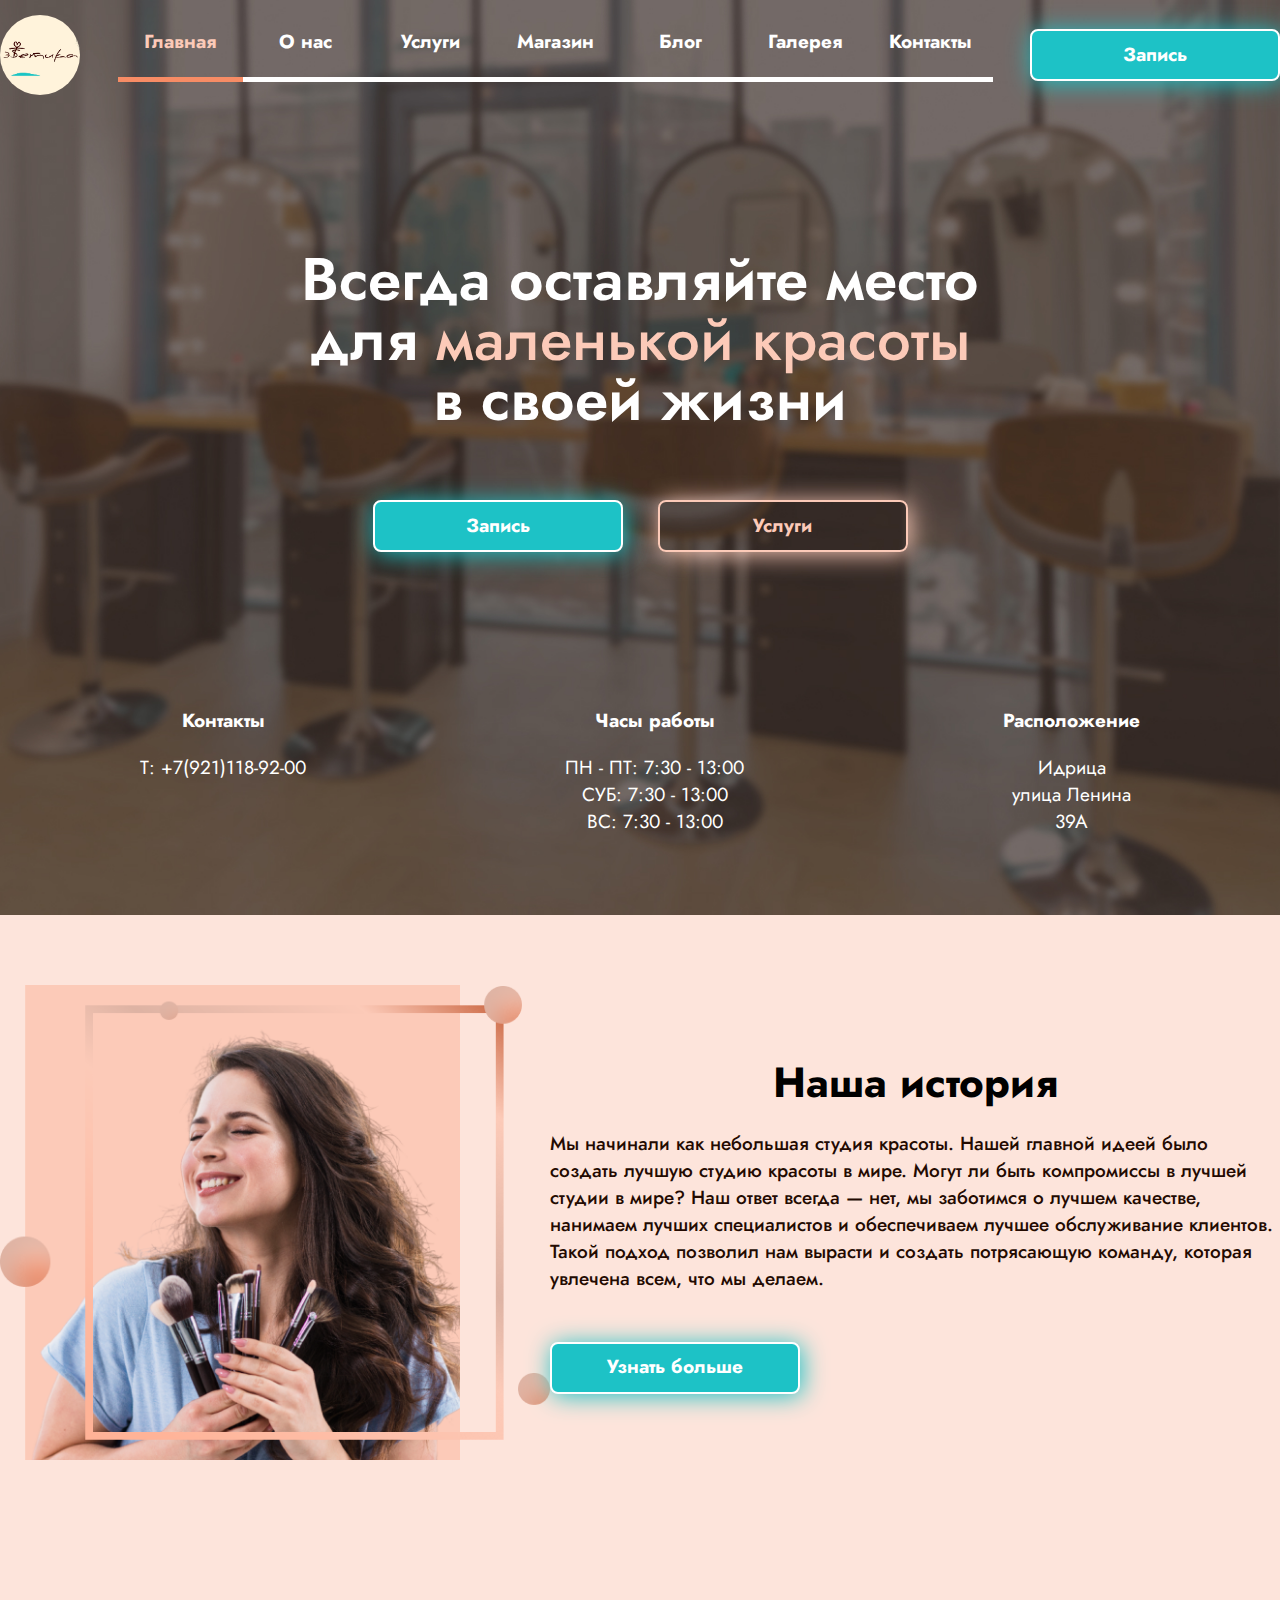
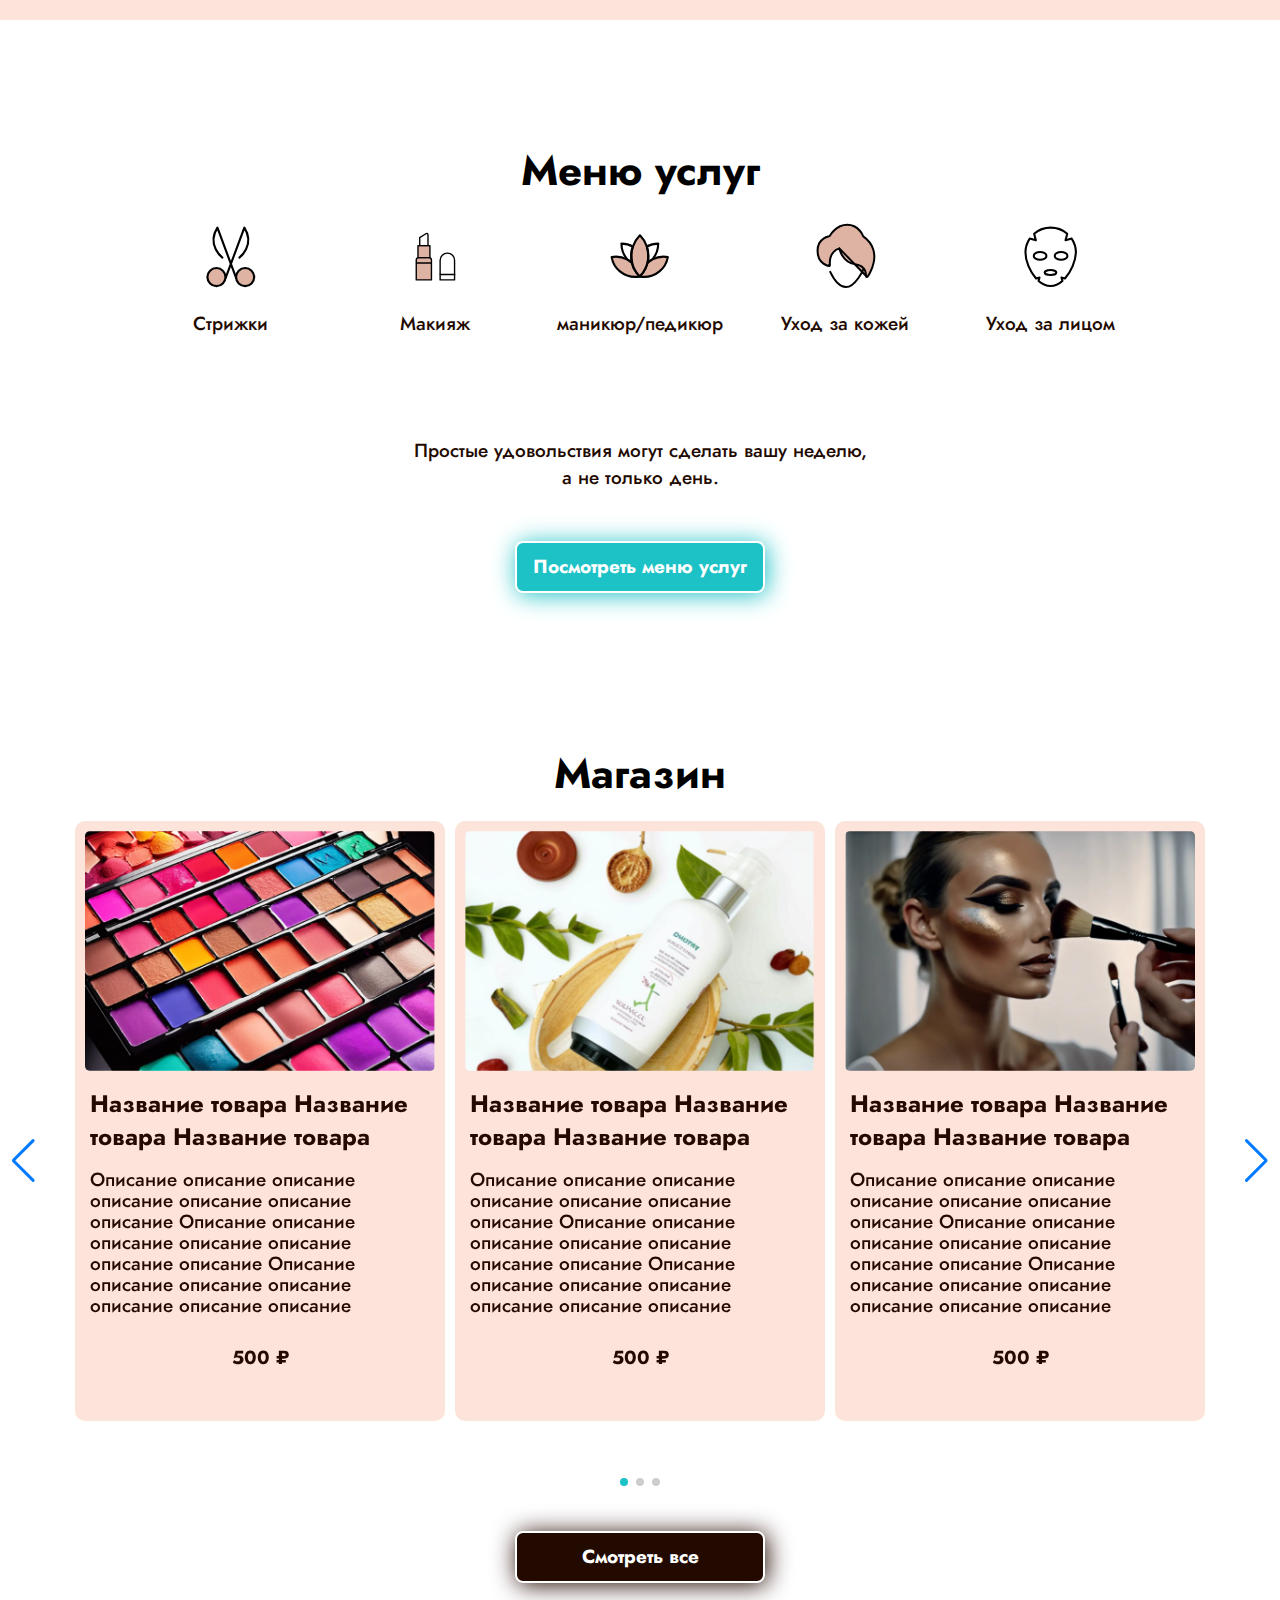
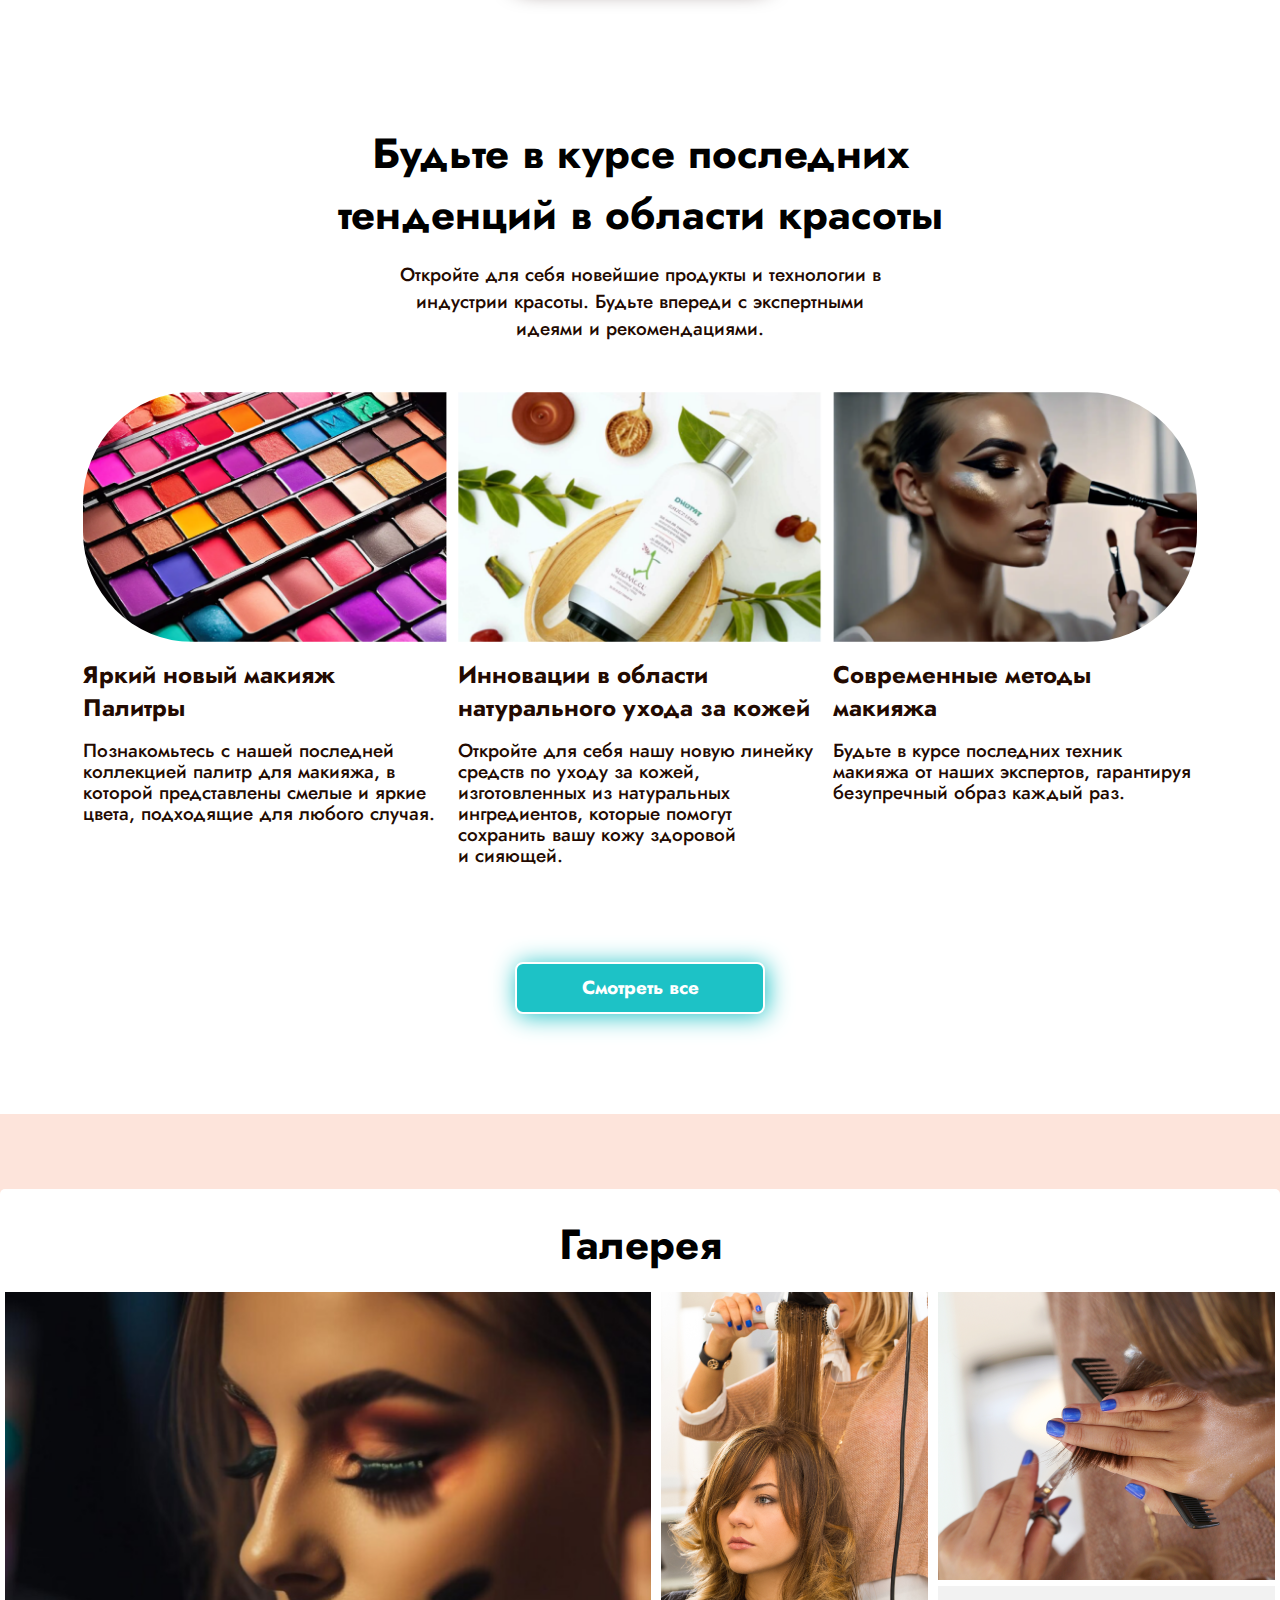
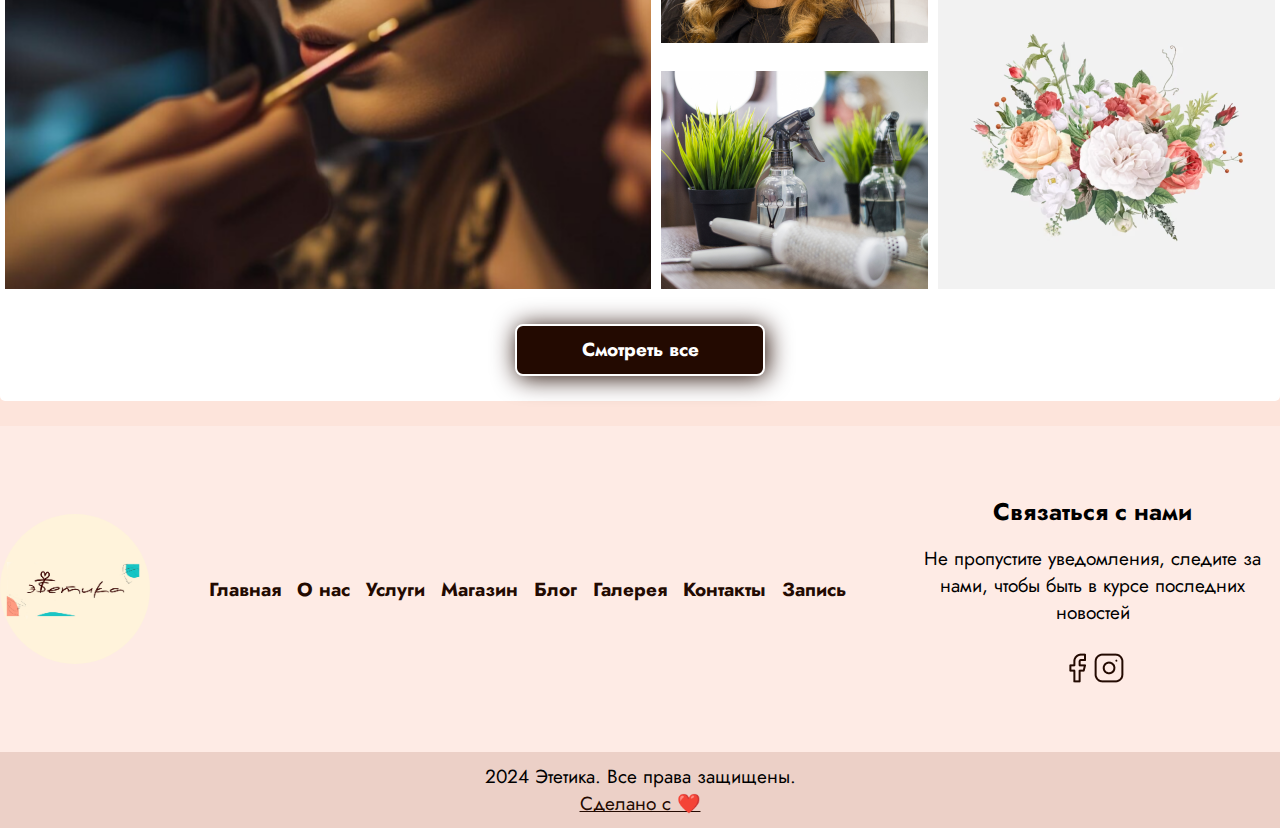
<file: index.html>
<!DOCTYPE html>
<html lang="ru">
<head>
    <meta charset="UTF-8">
    <meta name="viewport" content="width=device-width, initial-scale=1.0">
    <link rel="stylesheet" href="./css/main.css">
    <script defer src="./js/swiperLib.js"></script>
    <script defer src="./js/swiper.js"></script>
    <script defer src="./js/main.js"></script>
    <!-- <script defer src="./js/scrolling.js"></script> -->
    <title>Эстетика - салон красоты</title>
</head>
<body class="index__page">
    <section class="promo" id="promo">
        <div class="container">
            <header class="header">
                <a href="./index.html" class="logo"></a>

                <nav class="nav-menu">
                    <a href="./index.html" class="nav-link nav-link-active not-scroll">
                        Главная
                    </a>
                    <a href="#about" class="nav-link">
                        О нас
                    </a>
                    <a href="#services" class="nav-link">
                        Услуги
                    </a>
                    <a href="#shop" class="nav-link">
                        Магазин
                    </a>
                    <a href="#blog" class="nav-link">
                        Блог
                    </a>
                    <a href="#gallery" class="nav-link">
                        Галерея
                    </a>
                    <a href="./contacts.html" class="nav-link not-scroll">
                        Контакты
                    </a>
                </nav>

                <a href="./booking.html" class="nav-link button-bg">
                    Запись
                </a>

                <nav class="burger-menu">
                    <a href="./index.html" class="nav-link nav-link-active not-scroll">
                        Главная
                    </a>
                    <a href="#about" class="nav-link">
                        О нас
                    </a>
                    <a href="#services" class="nav-link">
                        Услуги
                    </a>
                    <a href="#shop" class="nav-link">
                        Магазин
                    </a>
                    <a href="#blog" class="nav-link">
                        Блог
                    </a>
                    <a href="#gallery" class="nav-link">
                        Галерея
                    </a>
                    <a href="./contacts.html" class="nav-link not-scroll">
                        Контакты
                    </a>
                </nav>

                <a href="" class="button-close"></a>
            </header>

            <div class="promo__content">
                <h1 class="promo__content__title">
                    Всегда оставляйте место <br> для <span>маленькой красоты</span> в&nbsp;своей жизни
                </h1>
                <div class="promo__content__buttons">
                    <a href="./booking.html" class="nav-link button-bg">
                        Запись
                    </a>
                    <a href="#services" class="nav-link button-bg--transparent">
                        Услуги
                    </a>
                </div>
            </div>

            <div class="promo__footer">
                <div class="promo__group">
                    <h2 class="promo__group__title">
                        Контакты 
                    </h2>
                    <div class="promo__group__text">
                        <a href="tel: +7(921)118-92-00" class="promo__group__p">T: +7(921)118-92-00</a>
                    </div>
                </div>

                <div class="promo__group">
                    <h2 class="promo__group__title">
                        Часы работы 
                    </h2>
                    <div class="promo__group__text">
                        <p class="promo__group__p">ПН - ПТ: 7:30 - 13:00</p>
                        <p class="promo__group__p">СУБ: 7:30 - 13:00</p>
                        <p class="promo__group__p">ВС: 7:30 - 13:00</p>
                    </div>
                </div>

                <div class="promo__group">
                    <h2 class="promo__group__title">
                        Расположение 
                    </h2>
                    <div class="promo__group__text">
                        <p class="promo__group__p">Идрица</p>
                        <p class="promo__group__p">улица Ленина</p>
                        <p class="promo__group__p">39А</p>
                    </div>
                </div>
            </div>
        </div>
        
    </section>

    <section class="about" id="about">
        <div class="container">
            <img src="./img/about/1.png" alt="about img" class="about__img">
            <div class="about__content">
                <h2 class="section-title">Наша история</h2>
                <p class="section__text">
                    Мы начинали как небольшая студия красоты. 
                    Нашей главной идеей было создать лучшую студию красоты в 
                    мире. Могут ли быть компромиссы в лучшей студии в мире? 
                    Наш ответ всегда — нет, мы заботимся о лучшем качестве, 
                    нанимаем лучших специалистов и обеспечиваем лучшее 
                    обслуживание клиентов. Такой подход позволил нам вырасти 
                    и создать потрясающую команду, которая увлечена всем, что 
                    мы делаем.
                </p>
                <a href="./about.html" class="nav-link button-bg--dark">
                    Узнать больше
                </a>
            </div>
        </div>
    </section>

    <div class="container" id="services">
        <section class="services">
            <h2 class="section-title">Меню услуг</h2>
            <div class="cards services-cards">
                <div class="card">
                    <img src="./img/services/1.svg" alt="service img" class="card__img">
                    <p class="section__text">Стрижки</p>
                </div>
                <div class="card">
                    <img src="./img/services/2.svg" alt="service img" class="card__img">
                    <p class="section__text">Макияж</p>
                </div>
                <div class="card">
                    <img src="./img/services/3.svg" alt="service img" class="card__img">
                    <p class="section__text">маникюр/педикюр</p>
                </div>
                <div class="card">
                    <img src="./img/services/4.svg" alt="service img" class="card__img">
                    <p class="section__text">Уход за кожей</p>
                </div>
                <div class="card">
                    <img src="./img/services/5.svg" alt="service img" class="card__img">
                    <p class="section__text">Уход за лицом</p>
                </div>
            </div>
            <p class="section__text sub">
                Простые удовольствия могут сделать вашу неделю, а&nbsp;не&nbsp;только день.
            </p>
            <a href="./services.html" class="nav-link button-bg--dark">
                Посмотреть меню услуг
            </a>
        </section>
    </div>

    <section class="shop" id="shop">
        <div class="container">
            <h2 class="section-title">Магазин</h2>
            <!-- big slider -->
            <div class="swiper swiper--big">
                <!-- Additional required wrapper -->
                <div class="swiper-wrapper">
                    <!-- Slides -->
                    <div class="swiper-slide">
                        <div class="blog__wrapper">
                            <div class="blog__cards cards">
                                <div class="card blog__card  blog__card--left">
                                    <img src="./img/blog/home/1.png" alt="blog img" class="card__img blog__card__img">
                                    <h3 class="blog__card__title">
                                        Название товара Название товара
                                        Название товара 
                                    </h3>
                                    <p class="section__text">
                                        Описание описание описание описание описание описание описание
                                        Описание описание описание описание описание описание описание
                                        Описание описание описание описание описание описание описание
                                    </p>
                                    <p class="price">
                                        500 ₽
                                    </p>
                                </div>

                                <div class="card blog__card  blog__card--left">
                                    <img src="./img/blog/home/2.png" alt="blog img" class="card__img blog__card__img">
                                    <h3 class="blog__card__title">
                                        Название товара Название товара
                                        Название товара 
                                    </h3>
                                    <p class="section__text">
                                        Описание описание описание описание описание описание описание
                                        Описание описание описание описание описание описание описание
                                        Описание описание описание описание описание описание описание
                                    </p>
                                    <p class="price">
                                        500 ₽
                                    </p>
                                </div>

                                <div class="card blog__card  blog__card--left">
                                    <img src="./img/blog/home/3.png" alt="blog img" class="card__img blog__card__img">
                                    <h3 class="blog__card__title">
                                        Название товара Название товара
                                        Название товара 
                                    </h3>
                                    <p class="section__text">
                                        Описание описание описание описание описание описание описание
                                        Описание описание описание описание описание описание описание
                                        Описание описание описание описание описание описание описание
                                    </p>
                                    <p class="price">
                                        500 ₽
                                    </p>
                                </div>
                            </div>
                        </div>
                    </div>

                    <div class="swiper-slide">
                        <div class="blog__wrapper">
                            <div class="blog__cards cards">
                                <div class="card blog__card  blog__card--left">
                                    <img src="./img/blog/home/1.png" alt="blog img" class="card__img blog__card__img">
                                    <h3 class="blog__card__title">
                                        Название товара Название товара
                                        Название товара 
                                    </h3>
                                    <p class="section__text">
                                        Описание описание описание описание описание описание описание
                                        Описание описание описание описание описание описание описание
                                        Описание описание описание описание описание описание описание
                                    </p>
                                    <p class="price">
                                        500 ₽
                                    </p>
                                </div>

                                <div class="card blog__card  blog__card--left">
                                    <img src="./img/blog/home/2.png" alt="blog img" class="card__img blog__card__img">
                                    <h3 class="blog__card__title">
                                        Название товара Название товара
                                        Название товара 
                                    </h3>
                                    <p class="section__text">
                                        Описание описание описание описание описание описание описание
                                        Описание описание описание описание описание описание описание
                                        Описание описание описание описание описание описание описание
                                    </p>
                                    <p class="price">
                                        500 ₽
                                    </p>
                                </div>

                                <div class="card blog__card  blog__card--left">
                                    <img src="./img/blog/home/3.png" alt="blog img" class="card__img blog__card__img">
                                    <h3 class="blog__card__title">
                                        Название товара Название товара
                                        Название товара 
                                    </h3>
                                    <p class="section__text">
                                        Описание описание описание описание описание описание описание
                                        Описание описание описание описание описание описание описание
                                        Описание описание описание описание описание описание описание
                                    </p>
                                    <p class="price">
                                        500 ₽
                                    </p>
                                </div>
                            </div>
                        </div>
                    </div>

                    <div class="swiper-slide">
                        <div class="blog__wrapper">
                            <div class="blog__cards cards">
                                <div class="card blog__card  blog__card--left">
                                    <img src="./img/blog/home/1.png" alt="blog img" class="card__img blog__card__img">
                                    <h3 class="blog__card__title">
                                        Название товара Название товара
                                        Название товара 
                                    </h3>
                                    <p class="section__text">
                                        Описание описание описание описание описание описание описание
                                        Описание описание описание описание описание описание описание
                                        Описание описание описание описание описание описание описание
                                    </p>
                                    <p class="price">
                                        500 ₽
                                    </p>
                                </div>

                                <div class="card blog__card  blog__card--left">
                                    <img src="./img/blog/home/2.png" alt="blog img" class="card__img blog__card__img">
                                    <h3 class="blog__card__title">
                                        Название товара Название товара
                                        Название товара 
                                    </h3>
                                    <p class="section__text">
                                        Описание описание описание описание описание описание описание
                                        Описание описание описание описание описание описание описание
                                        Описание описание описание описание описание описание описание
                                    </p>
                                    <p class="price">
                                        500 ₽
                                    </p>
                                </div>

                                <div class="card blog__card  blog__card--left">
                                    <img src="./img/blog/home/3.png" alt="blog img" class="card__img blog__card__img">
                                    <h3 class="blog__card__title">
                                        Название товара Название товара
                                        Название товара 
                                    </h3>
                                    <p class="section__text">
                                        Описание описание описание описание описание описание описание
                                        Описание описание описание описание описание описание описание
                                        Описание описание описание описание описание описание описание
                                    </p>
                                    <p class="price">
                                        500 ₽
                                    </p>
                                </div>
                            </div>
                        </div>
                    </div>
                </div>



                <!-- If we need pagination -->
                <div class="swiper-pagination"></div>
            
                <!-- If we need navigation buttons -->
                <div class="swiper-button-prev"></div>
                <div class="swiper-button-next"></div>
            </div>

            <!-- swiper middle -->
            <div class="swiper swiper--middle">
                <!-- Additional required wrapper -->
                <div class="swiper-wrapper">
                    <!-- Slides -->
                    <div class="swiper-slide">
                        <div class="blog__wrapper">
                            <div class="blog__cards cards">
                                <div class="card blog__card  blog__card--left">
                                    <img src="./img/blog/home/1.png" alt="blog img" class="card__img blog__card__img">
                                    <h3 class="blog__card__title">
                                        Название товара Название товара
                                        Название товара 
                                    </h3>
                                    <p class="section__text">
                                        Описание описание описание описание описание описание описание
                                        Описание описание описание описание описание описание описание
                                        Описание описание описание описание описание описание описание
                                    </p>
                                    <p class="price">
                                        500 ₽
                                    </p>
                                </div>

                                <div class="card blog__card  blog__card--left">
                                    <img src="./img/blog/home/2.png" alt="blog img" class="card__img blog__card__img">
                                    <h3 class="blog__card__title">
                                        Название товара Название товара
                                        Название товара 
                                    </h3>
                                    <p class="section__text">
                                        Описание описание описание описание описание описание описание
                                        Описание описание описание описание описание описание описание
                                        Описание описание описание описание описание описание описание
                                    </p>
                                    <p class="price">
                                        500 ₽
                                    </p>
                                </div>
                            </div>
                        </div>
                    </div>

                    <div class="swiper-slide">
                        <div class="blog__wrapper">
                            <div class="blog__cards cards">
                                <div class="card blog__card  blog__card--left">
                                    <img src="./img/blog/home/2.png" alt="blog img" class="card__img blog__card__img">
                                    <h3 class="blog__card__title">
                                        Название товара Название товара
                                        Название товара 
                                    </h3>
                                    <p class="section__text">
                                        Описание описание описание описание описание описание описание
                                        Описание описание описание описание описание описание описание
                                        Описание описание описание описание описание описание описание
                                    </p>
                                    <p class="price">
                                        500 ₽
                                    </p>
                                </div>

                                <div class="card blog__card  blog__card--left">
                                    <img src="./img/blog/home/3.png" alt="blog img" class="card__img blog__card__img">
                                    <h3 class="blog__card__title">
                                        Название товара Название товара
                                        Название товара 
                                    </h3>
                                    <p class="section__text">
                                        Описание описание описание описание описание описание описание
                                        Описание описание описание описание описание описание описание
                                        Описание описание описание описание описание описание описание
                                    </p>
                                    <p class="price">
                                        500 ₽
                                    </p>
                                </div>
                            </div>
                        </div>
                    </div>

                    <div class="swiper-slide">
                        <div class="blog__wrapper">
                            <div class="blog__cards cards">

                                <div class="card blog__card  blog__card--left">
                                    <img src="./img/blog/home/2.png" alt="blog img" class="card__img blog__card__img">
                                    <h3 class="blog__card__title">
                                        Название товара Название товара
                                        Название товара 
                                    </h3>
                                    <p class="section__text">
                                        Описание описание описание описание описание описание описание
                                        Описание описание описание описание описание описание описание
                                        Описание описание описание описание описание описание описание
                                    </p>
                                    <p class="price">
                                        500 ₽
                                    </p>
                                </div>

                                <div class="card blog__card  blog__card--left">
                                    <img src="./img/blog/home/3.png" alt="blog img" class="card__img blog__card__img">
                                    <h3 class="blog__card__title">
                                        Название товара Название товара
                                        Название товара 
                                    </h3>
                                    <p class="section__text">
                                        Описание описание описание описание описание описание описание
                                        Описание описание описание описание описание описание описание
                                        Описание описание описание описание описание описание описание
                                    </p>
                                    <p class="price">
                                        500 ₽
                                    </p>
                                </div>
                            </div>
                        </div>
                    </div>
                </div>


                
                <!-- If we need pagination -->
                <div class="swiper-pagination"></div>
            
                <!-- If we need navigation buttons -->
                <div class="swiper-button-prev"></div>
                <div class="swiper-button-next"></div>
            </div>

            <!-- swiper small -->
            <div class="swiper swiper--small">
                <!-- Additional required wrapper -->
                <div class="swiper-wrapper">
                    <!-- Slides -->
                    <div class="swiper-slide">
                        <div class="blog__wrapper">
                            <div class="blog__cards cards">
                                <div class="card blog__card  blog__card--left">
                                    <img src="./img/blog/home/1.png" alt="blog img" class="card__img blog__card__img">
                                    <h3 class="blog__card__title">
                                        Название товара Название товара
                                        Название товара 
                                    </h3>
                                    <p class="section__text">
                                        Описание описание описание описание описание описание описание
                                        Описание описание описание описание описание описание описание
                                        Описание описание описание описание описание описание описание
                                    </p>
                                    <p class="price">
                                        500 ₽
                                    </p>
                                </div>
                            </div>
                        </div>
                    </div>

                    <div class="swiper-slide">
                        <div class="blog__wrapper">
                            <div class="blog__cards cards">
                                <div class="card blog__card  blog__card--left">
                                    <img src="./img/blog/home/2.png" alt="blog img" class="card__img blog__card__img">
                                    <h3 class="blog__card__title">
                                        Название товара Название товара
                                        Название товара 
                                    </h3>
                                    <p class="section__text">
                                        Описание описание описание описание описание описание описание
                                        Описание описание описание описание описание описание описание
                                        Описание описание описание описание описание описание описание
                                    </p>
                                    <p class="price">
                                        500 ₽
                                    </p>
                                </div>
                            </div>
                        </div>
                    </div>

                    <div class="swiper-slide">
                        <div class="blog__wrapper">
                            <div class="blog__cards cards">
                                <div class="card blog__card  blog__card--left">
                                    <img src="./img/blog/home/3.png" alt="blog img" class="card__img blog__card__img">
                                    <h3 class="blog__card__title">
                                        Название товара Название товара
                                        Название товара 
                                    </h3>
                                    <p class="section__text">
                                        Описание описание описание описание описание описание описание
                                        Описание описание описание описание описание описание описание
                                        Описание описание описание описание описание описание описание
                                    </p>
                                    <p class="price">
                                        500 ₽
                                    </p>
                                </div>
                            </div>
                        </div>
                    </div>
                </div>


                
                <!-- If we need pagination -->
                <div class="swiper-pagination"></div>
            
                <!-- If we need navigation buttons -->
                <div class="swiper-button-prev"></div>
                <div class="swiper-button-next"></div>
            </div>

            <a href="./shop.html" class="nav-link button-bg--dark">
                Смотреть все
            </a>
        </div>
        
    </section>

    <section class="blog" id="blog">
        <div class="container">
            <h2 class="section-title">Будьте в курсе последних тенденций в области красоты</h2>
            <p class="section__text blog__subtitle">
                Откройте для себя новейшие продукты и технологии в индустрии красоты. Будьте впереди с экспертными идеями и рекомендациями.
            </p>
            <div class="blog__wrapper">
                <div class="blog__cards cards">
                    <a href="" class="blog__card card blog__card--left">
                        <img src="./img/blog/home/1.png" alt="blog img" class="card__img blog__card__img">
                        <h3 class="blog__card__title">
                            Яркий новый макияж
                            Палитры
                        </h3>
                        <p class="section__text">
                            Познакомьтесь с нашей последней коллекцией палитр для макияжа, в которой представлены смелые и яркие цвета, подходящие для любого случая.
                        </p>
                    </a>
                    <a href="" class="blog__card card">
                        <img src="./img/blog/home/2.png" alt="blog img" class="card__img blog__card__img">
                        <h3 class="blog__card__title">
                            Инновации в области натурального ухода за кожей
                        </h3>
                        <p class="section__text">
                            Откройте для себя нашу новую линейку средств по уходу за кожей, изготовленных из натуральных ингредиентов, которые помогут сохранить вашу кожу здоровой и&nbsp;сияющей.
                        </p>
                    </a>
                    <a href="" class="blog__card card blog__card--right">
                        <img src="./img/blog/home/3.png" alt="blog img" class="card__img blog__card__img">
                        <h3 class="blog__card__title">
                            Современные методы макияжа
                        </h3>
                        <p class="section__text">
                            Будьте в курсе последних техник макияжа от наших экспертов, гарантируя безупречный образ каждый раз.
                        </p>
                    </a>
                </div>
            </div>

            <a href="./blog.html" class="nav-link button-bg--dark">Смотреть все</a>
        </div>
    </section>

    <section class="gallery" id="gallery">
        <div class="container">
            <div class="gallery__wrapper">
                <h2 class="section-title">Галерея</h2>

                <div class="gallery-cards">
                    <div class="gallery__column gallery__column--big">
                        <img src="./img/gallery/home/1.png" alt="gallery img" class="gallery__img gallery__img--big">
                    </div>
                    <div class="gallery__column">
                        <img src="./img/gallery/home/2.png" alt="gallery img" class="gallery__img">
                        <img src="./img/gallery/home/3.png" alt="gallery img" class="gallery__img">
                    </div>
                    <div class="gallery__column">
                        <img src="./img/gallery/home/4.png" alt="gallery img" class="gallery__img">
                        <img src="./img/gallery/home/5.png" alt="gallery img" class="gallery__img">
                    </div>
                </div>
                
                <a href="./gallery.html" class="nav-link button-bg--transparent">Смотреть все</a>
            </div>
        </div>
        
    </section>
    
    <footer class="footer" id="footer">
        <div class="footer__content">
            <div class="container">
                <a href="" class="footer__logo"></a>
                <nav class="footer__nav">
                    <a href="./index.html" class="footet__nav__link not-scroll">Главная</a>
                    <a href="#about" class="footet__nav__link">О нас</a>
                    <a href="#services" class="footet__nav__link">Услуги</a>
                    <a href="#shop" class="footet__nav__link">Магазин</a>
                    <a href="#blog" class="footet__nav__link">Блог</a>
                    <a href="#gallery" class="footet__nav__link">Галерея</a>
                    <a href="./contacts.html" class="footet__nav__link not-scroll">Контакты</a>
                    <a href="./booking.html" class="footet__nav__link not-scroll">Запись</a>
                </nav>
                <div class="footer__contacts">
                    <h2 class="footer__title">
                        Связаться с нами
                    </h2>
                    <p class="footer__text">
                        Не пропустите уведомления, следите за нами, чтобы быть в курсе последних новостей
                    </p>
                    <div class="footer__socials">
                        <a href="" class="footer__social vk-link"></a>
                        <a href="" class="footer__social instagram-link"></a>
                    </div>
                </div>
            </div>
        </div>

        <div class="footer__copyright">
            <div class="container">
                <p class="copyright">
                    2024 Этетика. Все права защищены. 
                    <a href="#">Сделано с ❤️</a>
                </p>
            </div>
        </div>
    </footer>

</body>
</html>
</file>
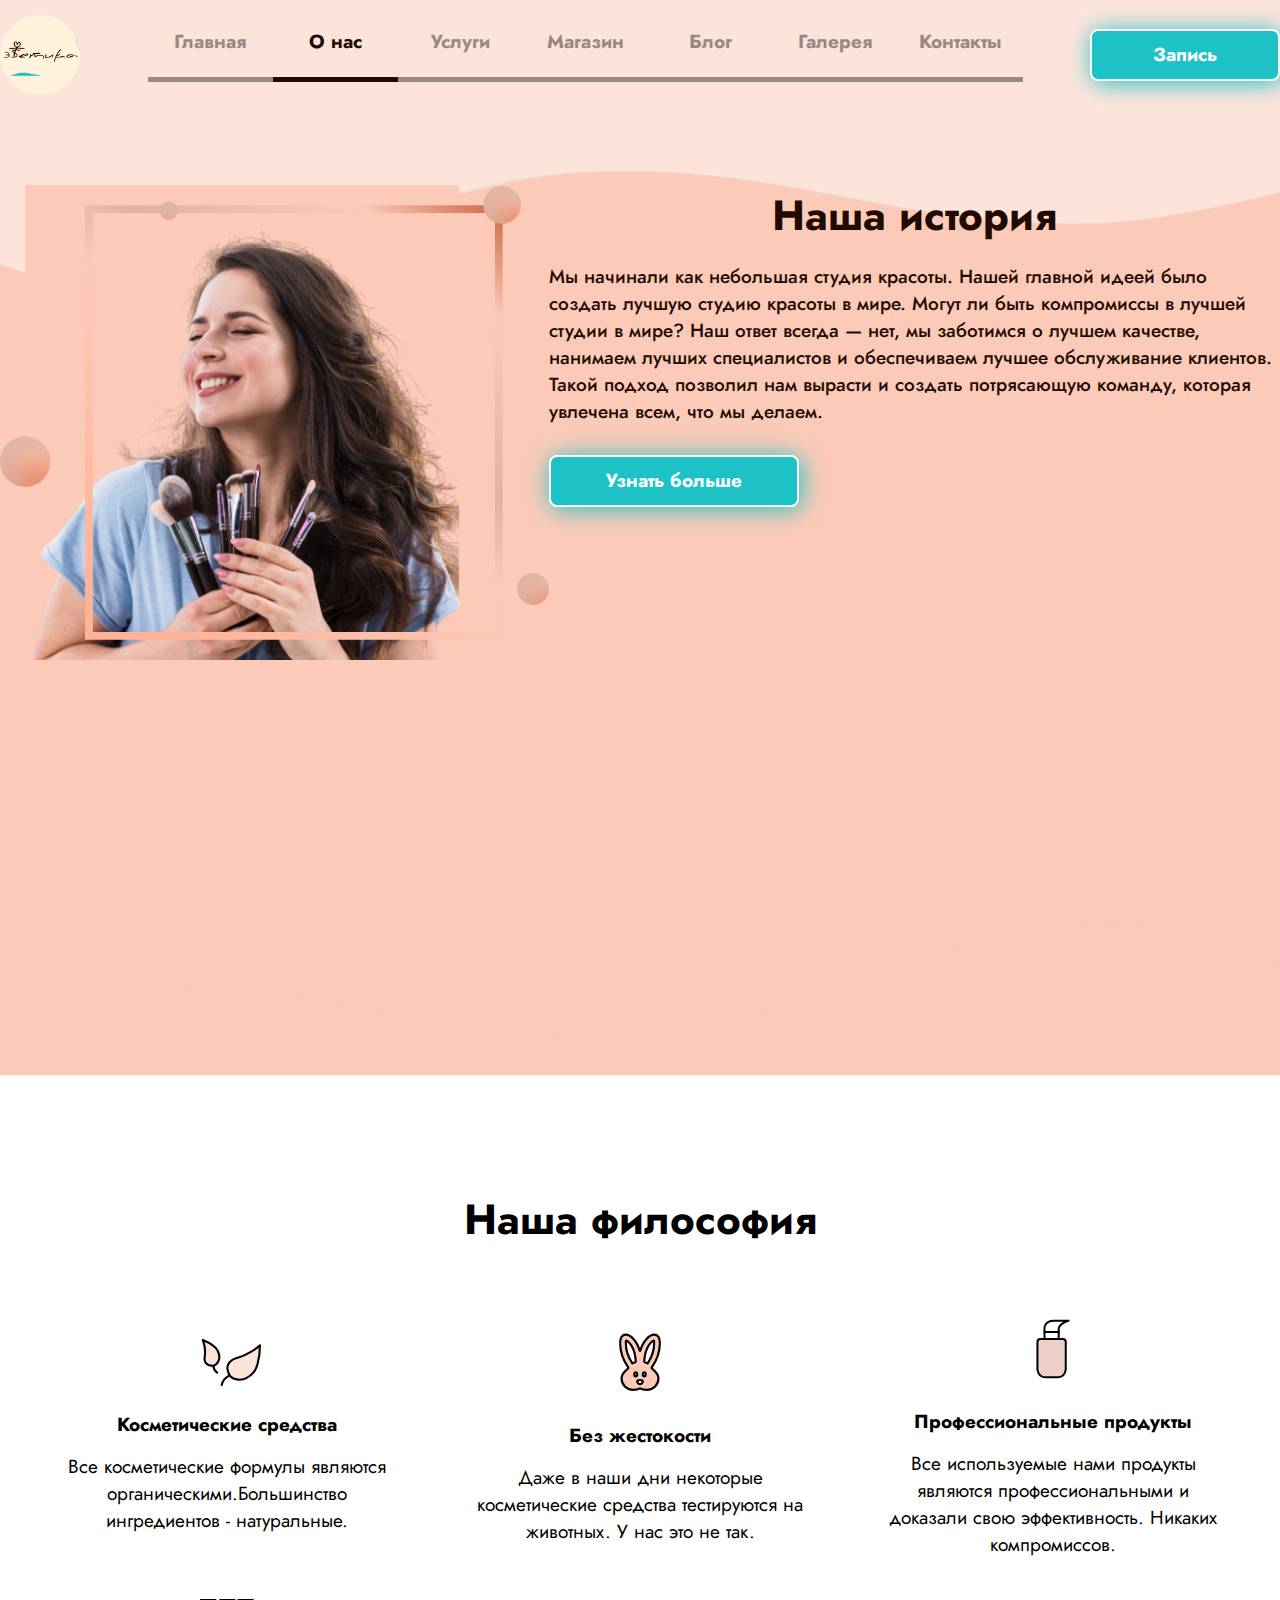
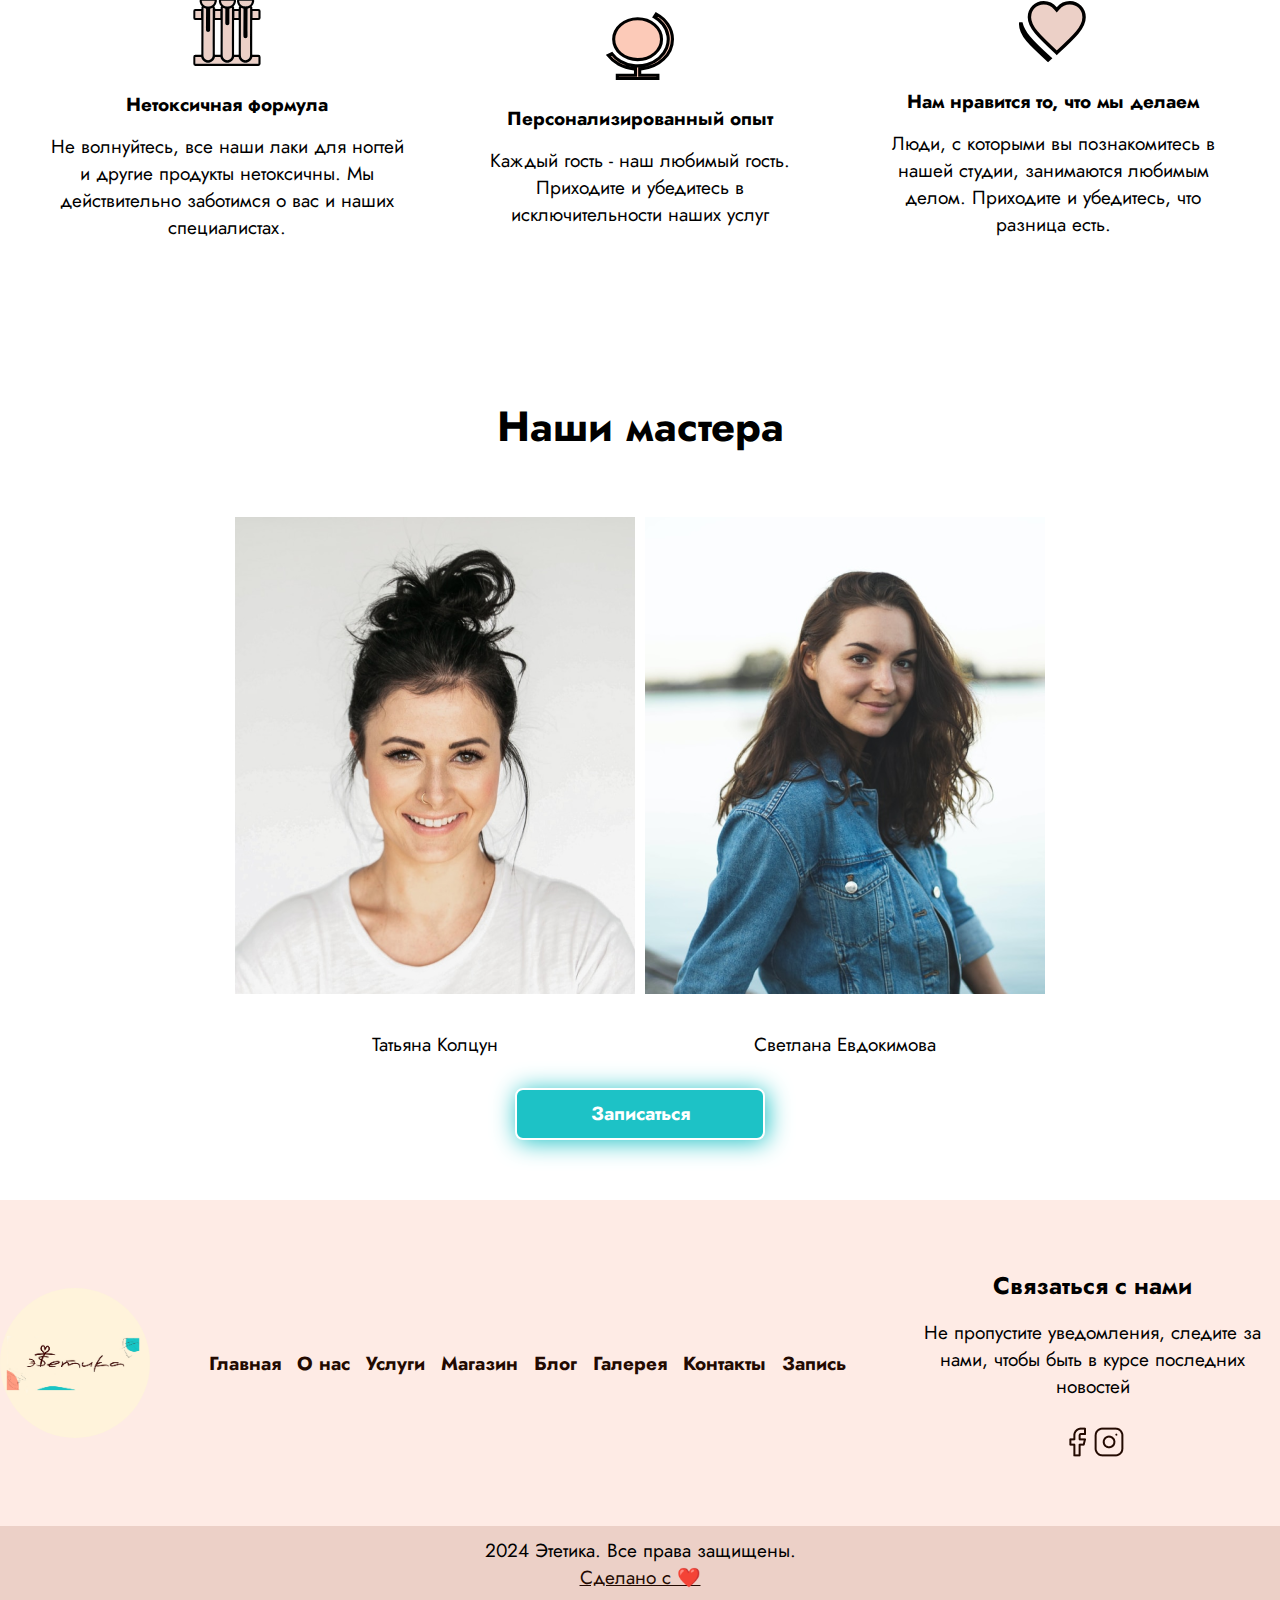
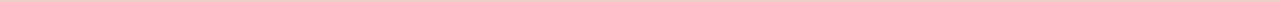
<file: about.html>
<!DOCTYPE html>
<html lang="ru">
<head>
    <meta charset="UTF-8">
    <meta name="viewport" content="width=device-width, initial-scale=1.0">
    <link rel="stylesheet" href="./css/main.css">
    <script defer src="./js/swiperLib.js"></script>
    <script defer src="./js/swiper.js"></script>
    <script defer src="./js/main.js"></script>
    <!-- <script defer src="./js/scrolling.js"></script> -->
    <title>Эстетика - О нас</title>
</head>
<body class="about__page">
    <section class="promo" id="promo">
        <div class="container">
            <header class="header">
                <a href="./index.html" class="logo"></a>

                <nav class="nav-menu">
                    <a href="./index.html" class="nav-link not-scroll">
                        Главная
                    </a>
                    <a href="./index.html#about" class="nav-link nav-link-active">
                        О нас
                    </a>
                    <a href="./index.html#services" class="nav-link">
                        Услуги
                    </a>
                    <a href="./index.html#shop" class="nav-link">
                        Магазин
                    </a>
                    <a href="./index.html#blog" class="nav-link">
                        Блог
                    </a>
                    <a href="./index.html#gallery" class="nav-link">
                        Галерея
                    </a>
                    <a href="./contacts.html" class="nav-link not-scroll">
                        Контакты
                    </a>
                </nav>

                <a href="./booking.html" class="nav-link button-bg--dark">
                    Запись
                </a>

                <nav class="burger-menu">
                    <a href="./index.html" class="nav-link not-scroll">
                        Главная
                    </a>
                    <a href="./index.html#about" class="nav-link nav-link-active">
                        О нас
                    </a>
                    <a href="./index.html#services" class="nav-link">
                        Услуги
                    </a>
                    <a href="./index.html#shop" class="nav-link">
                        Магазин
                    </a>
                    <a href="./index.html#blog" class="nav-link">
                        Блог
                    </a>
                    <a href="./index.html#gallery" class="nav-link">
                        Галерея
                    </a>
                    <a href="./contacts.html" class="nav-link not-scroll">
                        Контакты
                    </a>
                </nav>

                <a href="" class="button-close"></a>
            </header>

            <div class="container">
                <img src="./img/about/1.png" alt="about img" class="about__img">
                <div class="about__content">
                    <h2 class="section-title">Наша история</h2>
                    <p class="section__text">
                        Мы начинали как небольшая студия красоты. 
                        Нашей главной идеей было создать лучшую студию красоты в 
                        мире. Могут ли быть компромиссы в лучшей студии в мире? 
                        Наш ответ всегда — нет, мы заботимся о лучшем качестве, 
                        нанимаем лучших специалистов и обеспечиваем лучшее 
                        обслуживание клиентов. Такой подход позволил нам вырасти 
                        и создать потрясающую команду, которая увлечена всем, что 
                        мы делаем.
                    </p>
                    <a href="#philosophy" class="nav-link button-bg--dark">
                        Узнать больше
                    </a>
                </div>
            </div>
        </div>
    </section>

    <section id="philosophy" class="philosophy">
        <h2 class="section-title">Наша философия</h2>
        <div class="philosophy__cards cards">
            <div class="philosophy__card card">
                <img src="./img/philosophy/icons/1.svg" alt="philisophy img" class="philosophy__card__img">
                <h3 class="philosophy__title">Косметические средства</h3>
                <p class="philosophy__text">
                    Все косметические формулы являются органическими.Большинство ингредиентов - натуральные.
                </p>
            </div>
            <div class="philosophy__card card">
                <img src="./img/philosophy/icons/2.svg" alt="philisophy img" class="philosophy__card__img">
                <h3 class="philosophy__title">Без жестокости</h3>
                <p class="philosophy__text">
                    Даже в наши дни некоторые косметические средства тестируются на животных. У нас это не так.
                </p>
            </div>
            <div class="philosophy__card card">
                <img src="./img/philosophy/icons/3.svg" alt="philisophy img" class="philosophy__card__img">
                <h3 class="philosophy__title">Профессиональные продукты</h3>
                <p class="philosophy__text">
                    Все используемые нами продукты являются профессиональными и доказали свою эффективность. Никаких компромиссов.
                </p>
            </div>
            <div class="philosophy__card card">
                <img src="./img/philosophy/icons/4.svg" alt="philisophy img" class="philosophy__card__img">
                <h3 class="philosophy__title">Нетоксичная формула</h3>
                <p class="philosophy__text">
                    Не волнуйтесь, все наши лаки для ногтей и другие продукты нетоксичны. Мы действительно заботимся о вас и наших специалистах.
                </p>
            </div>
            <div class="philosophy__card card">
                <img src="./img/philosophy/icons/5.svg" alt="philisophy img" class="philosophy__card__img">
                <h3 class="philosophy__title">Персонализированный опыт</h3>
                <p class="philosophy__text">
                    Каждый гость - наш любимый гость. Приходите и убедитесь в исключительности наших услуг
                </p>
            </div>
            <div class="philosophy__card card">
                <img src="./img/philosophy/icons/6.svg" alt="philisophy img" class="philosophy__card__img">
                <h3 class="philosophy__title">Нам нравится то, что мы делаем</h3>
                <p class="philosophy__text">
                    Люди, с которыми вы познакомитесь в нашей студии, занимаются любимым делом. Приходите и убедитесь, что разница есть.
                </p>
            </div>
        </div>
    </section>

    <div class="masters__block">
        <h2 class="section-title masters">Наши мастера</h2>

        <section class="masters">
            <div class="master">
                <img src="./img/philosophy/master1.png" alt="master photo" class="master__img">
                <p class="master__title">Татьяна Колцун</p>
            </div>
            <div class="master">
                <img src="./img/philosophy/master2.png" alt="master photo" class="master__img">
                <p class="master__title">Светлана Евдокимова</p>
            </div>
        </section>

        <a href="./booking.html" class="nav-link button-bg--dark">
            Записаться
        </a>
    </div>
    

    

    <footer class="footer" id="footer">
        <div class="footer__content">
            <div class="container">
                <a href="" class="footer__logo"></a>
                <nav class="footer__nav">
                    <a href="./index.html" class="footet__nav__link not-scroll">Главная</a>
                    <a href="./index.html#about" class="footet__nav__link">О нас</a>
                    <a href="./index.html#services" class="footet__nav__link">Услуги</a>
                    <a href="./index.html#shop" class="footet__nav__link">Магазин</a>
                    <a href="./index.html#blog" class="footet__nav__link">Блог</a>
                    <a href="./index.html#gallery" class="footet__nav__link">Галерея</a>
                    <a href="./contacts.html" class="footet__nav__link not-scroll">Контакты</a>
                    <a href="./booking.html" class="footet__nav__link not-scroll">Запись</a>
                </nav>
                <div class="footer__contacts">
                    <h2 class="footer__title">
                        Связаться с нами
                    </h2>
                    <p class="footer__text">
                        Не пропустите уведомления, следите за нами, чтобы быть в курсе последних новостей
                    </p>
                    <div class="footer__socials">
                        <a href="" class="footer__social vk-link"></a>
                        <a href="" class="footer__social instagram-link"></a>
                    </div>
                </div>
            </div>
        </div>

        <div class="footer__copyright">
            <div class="container">
                <p class="copyright">
                    2024 Этетика. Все права защищены. 
                    <a href="#">Сделано с ❤️</a>
                </p>
            </div>
        </div>
    </footer>

</body>
</html>
</file>
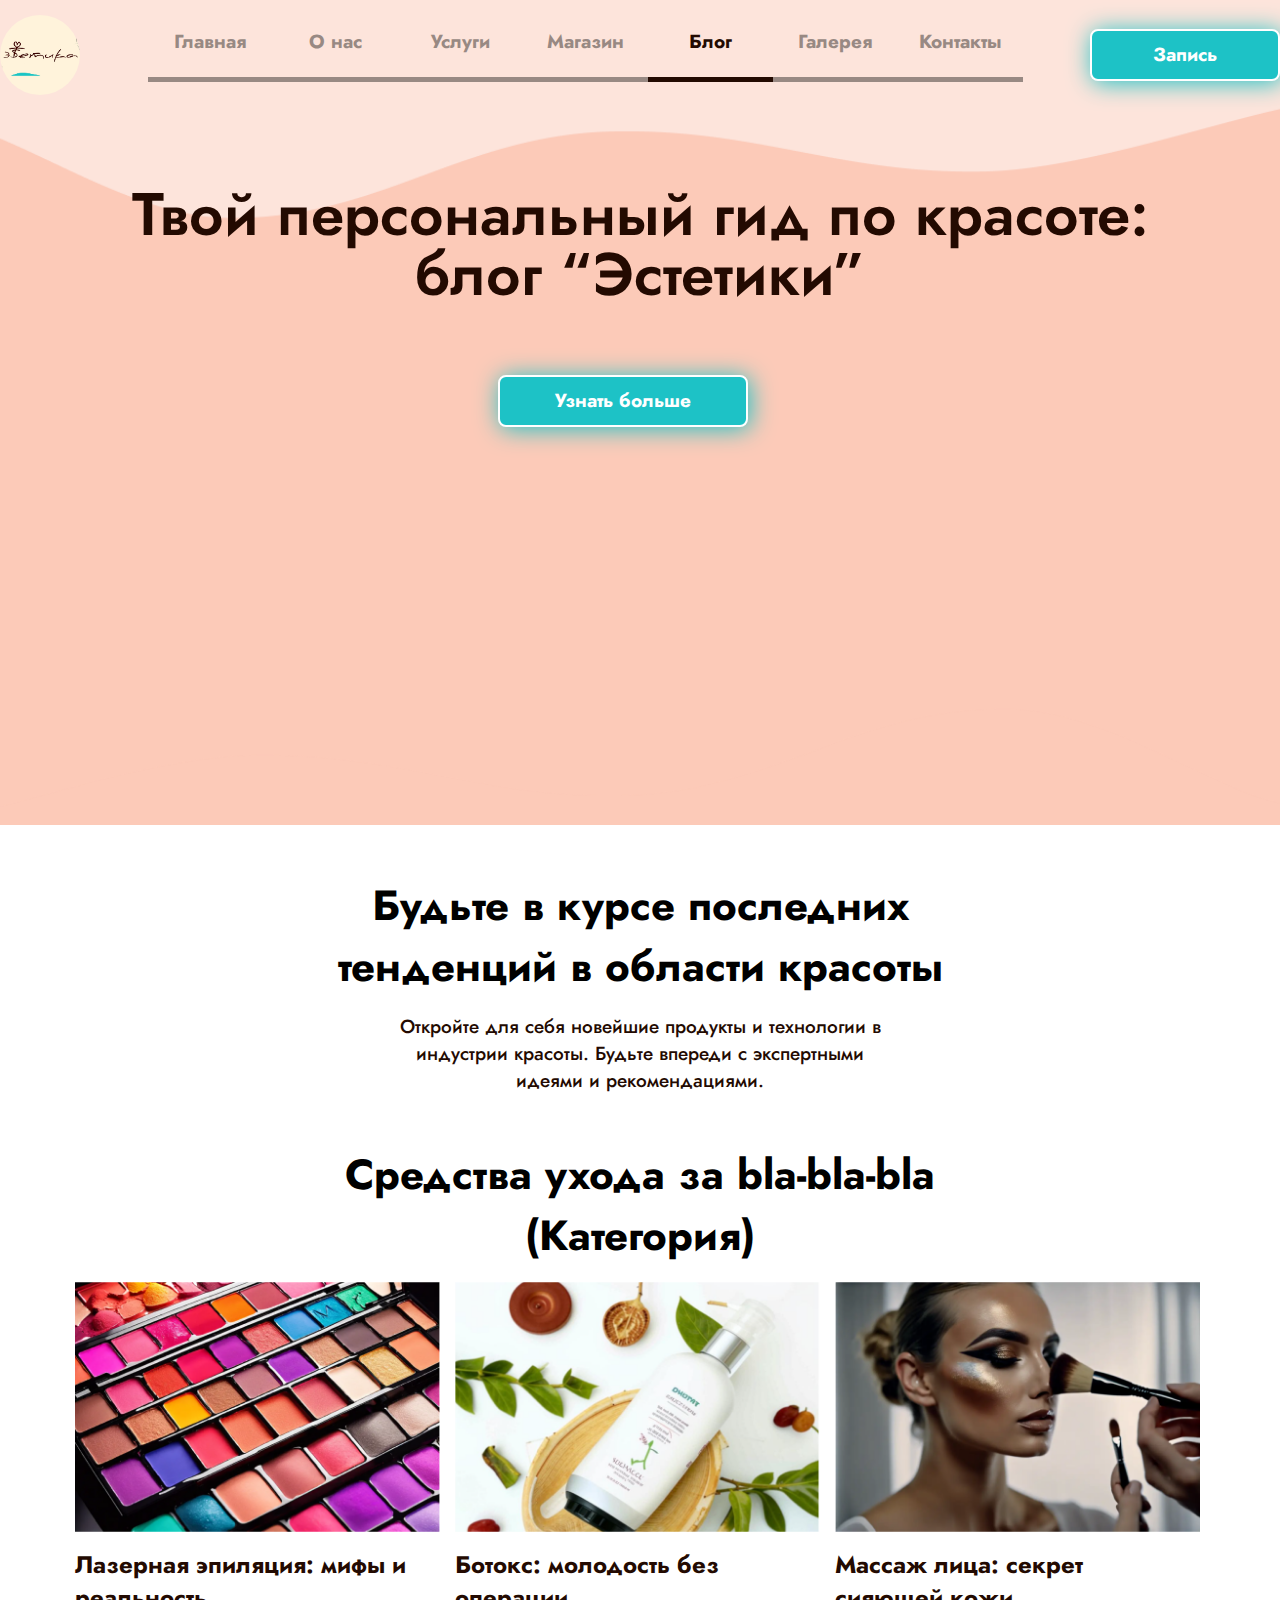
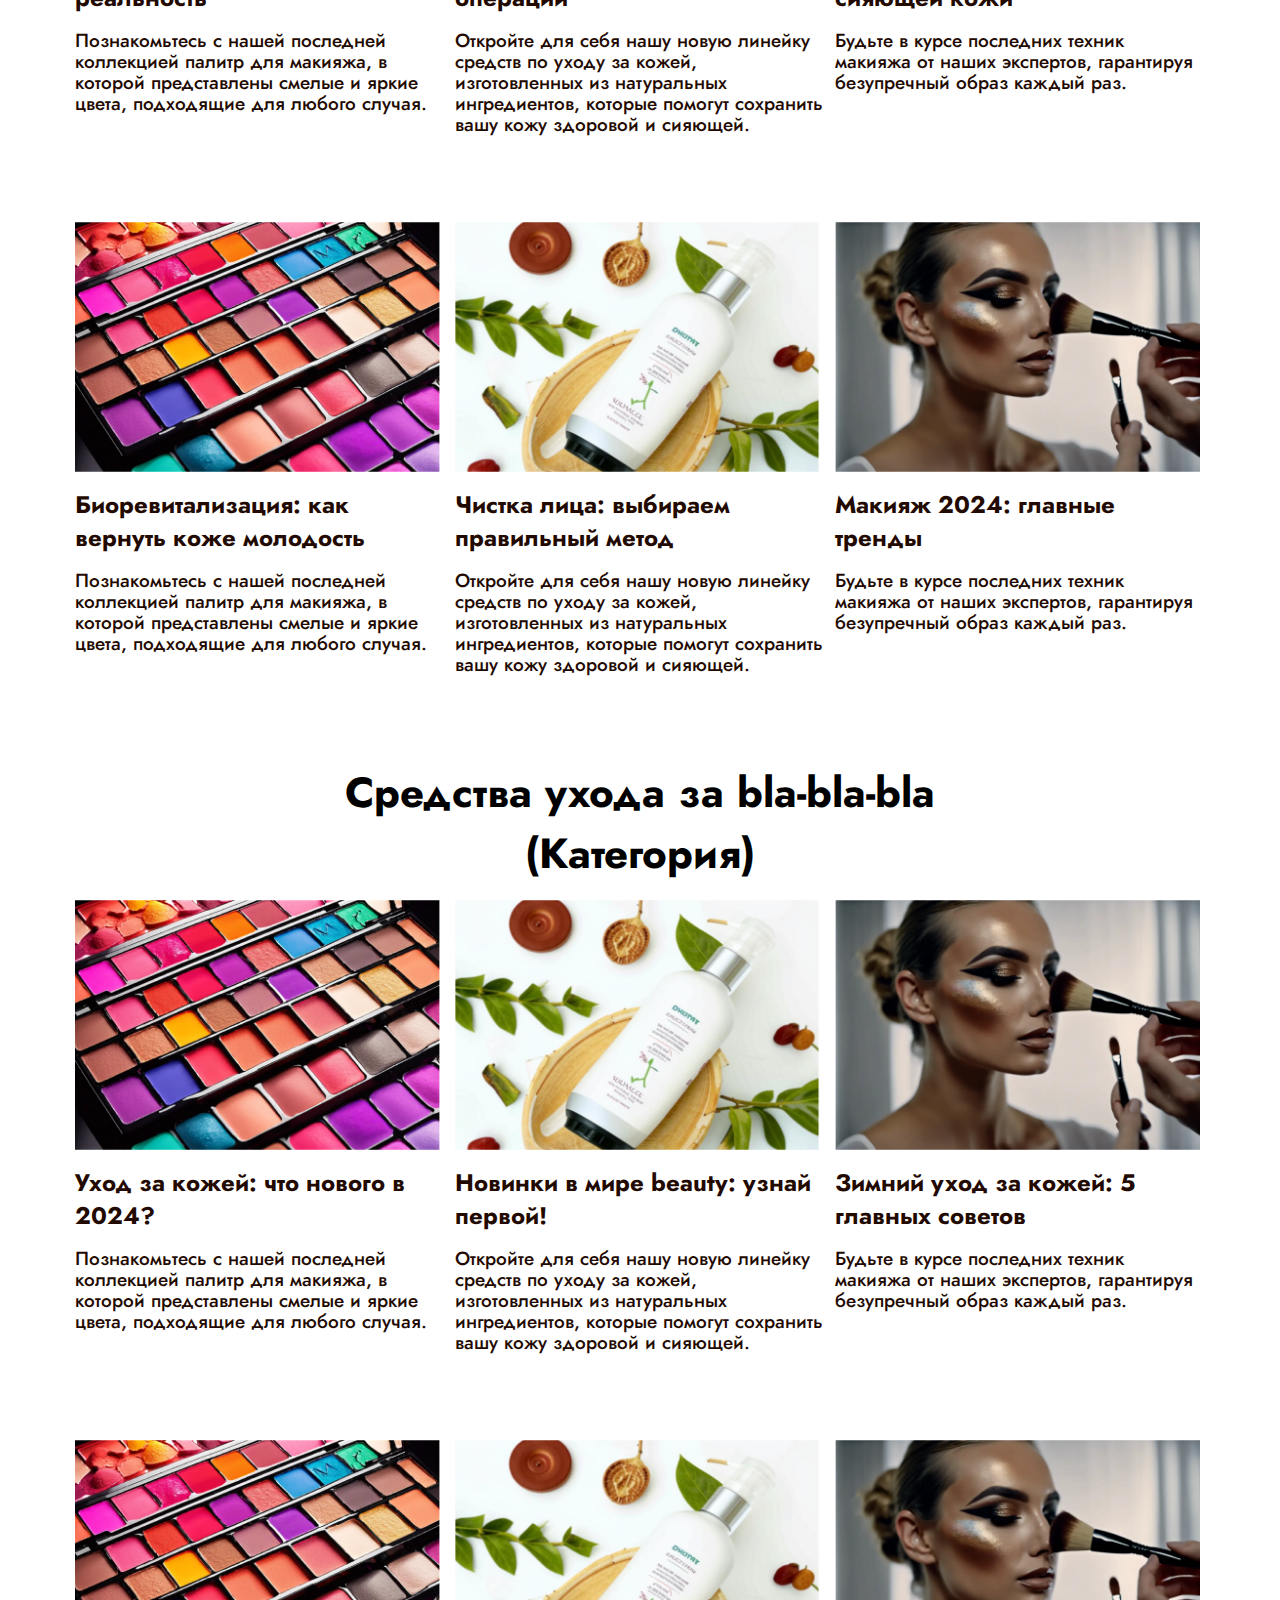
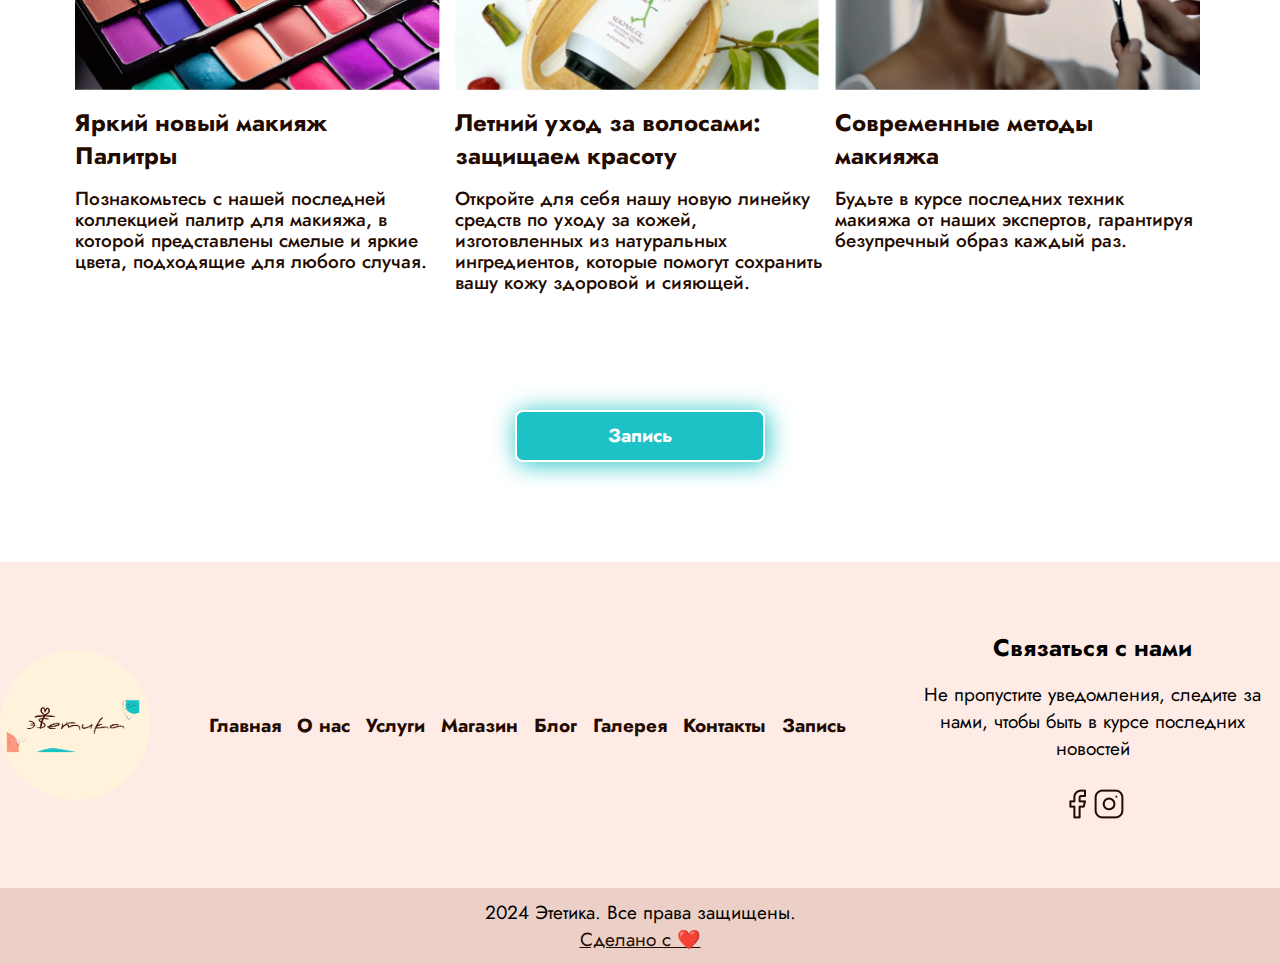
<file: blog.html>
<!DOCTYPE html>
<html lang="ru">
<head>
    <meta charset="UTF-8">
    <meta name="viewport" content="width=device-width, initial-scale=1.0">
    <link rel="stylesheet" href="./css/main.css">
    <script defer src="./js/swiperLib.js"></script>
    <script defer src="./js/swiper.js"></script>
    <script defer src="./js/main.js"></script>
    <!-- <script defer src="./js/scrolling.js"></script> -->
    <title>Эстетика - Блог</title>
</head>
<body class="blog__page">
    <section class="promo" id="promo">
        <div class="container">
            <header class="header">
                <a href="./index.html" class="logo"></a>

                <nav class="nav-menu">
                    <a href="./index.html" class="nav-link not-scroll">
                        Главная
                    </a>
                    <a href="./index.html#about" class="nav-link">
                        О нас
                    </a>
                    <a href="./index.html#services" class="nav-link">
                        Услуги
                    </a>
                    <a href="./index.html#shop" class="nav-link">
                        Магазин
                    </a>
                    <a href="./index.html#blog" class="nav-link nav-link-active">
                        Блог
                    </a>
                    <a href="./index.html#gallery" class="nav-link">
                        Галерея
                    </a>
                    <a href="./contacts.html" class="nav-link not-scroll">
                        Контакты
                    </a>
                </nav>

                <a href="./booking.html" class="nav-link button-bg--dark">
                    Запись
                </a>

                <nav class="burger-menu">
                    <a href="./index.html" class="nav-link not-scroll">
                        Главная
                    </a>
                    <a href="./index.html#about" class="nav-link">
                        О нас
                    </a>
                    <a href="./index.html#services" class="nav-link">
                        Услуги
                    </a>
                    <a href="./index.html#shop" class="nav-link">
                        Магазин
                    </a>
                    <a href="./index.html#blog" class="nav-link nav-link-active">
                        Блог
                    </a>
                    <a href="./index.html#gallery" class="nav-link">
                        Галерея
                    </a>
                    <a href="./contacts.html" class="nav-link not-scroll">
                        Контакты
                    </a>
                </nav>

                <a href="" class="button-close"></a>
            </header>

            <div class="promo__content">
                <h1 class="promo__content__title">
                    Твой персональный гид по красоте: <br> блог “Эстетики”
                </h1>
                <div class="promo__content__buttons">
                    <a href="#blog" class="nav-link button-bg--dark">
                        Узнать больше
                    </a>
                </div>
            </div>

        </div>
    </section>

    <section class="blog" id="blog">
        <div class="container">
            <h2 class="section-title">Будьте в курсе последних тенденций в области красоты</h2>
            <p class="section__text blog__subtitle">
                Откройте для себя новейшие продукты и технологии в индустрии красоты. Будьте впереди с экспертными идеями и рекомендациями.
            </p>
            <div class="blog__wrapper">
                <!-- <div class="category new">
                    <h3 class="section-title">Средства ухода за bla-bla-bla (Категория)</h3>
                    <div class="blog__cards cards">
                        <a href="" class="blog__card card">
                            <img src="./img/blog/home/1.png" alt="blog img" class="card__img blog__card__img">
                            <h3 class="blog__card__title">
                                Лазерная эпиляция: мифы и реальность
                            </h3>
                            <p class="section__text">
                                Познакомьтесь с нашей последней коллекцией палитр для макияжа, в которой представлены смелые и яркие цвета, подходящие для любого случая.
                            </p>
                        </a>
                        
                        <div class="new__group">
                            <a href="" class="blog__card card">
                                <img src="./img/blog/home/1.png" alt="blog img" class="card__img blog__card__img">
                                <div class="new__group__text">
                                    <h3 class="blog__card__title">
                                        Биоревитализация: как вернуть коже молодость
                                    </h3>
                                    <p class="section__text">
                                        Познакомьтесь с нашей последней коллекцией палитр для макияжа, в которой представлены смелые и яркие цвета, подходящие для любого случая.
                                    </p>
                                </div>
                            </a>
        
                            <a href="" class="blog__card card">
                                <img src="./img/blog/home/2.png" alt="blog img" class="card__img blog__card__img">
                                <div class="new__group__text">
                                    <h3 class="blog__card__title">
                                        Чистка лица: выбираем правильный метод
                                    </h3>
                                    <p class="section__text">
                                        Откройте для себя нашу новую линейку средств по уходу за кожей, изготовленных из натуральных ингредиентов, которые помогут сохранить вашу кожу здоровой и&nbsp;сияющей.
                                    </p>
                                </div>
                            </a>
        
                            <a href="" class="blog__card card ">
                                <img src="./img/blog/home/3.png" alt="blog img" class="card__img blog__card__img">
                                <div class="new__group__text">
                                    <h3 class="blog__card__title">
                                        Макияж 2024: главные тренды
                                    </h3>
                                    <p class="section__text">
                                        Будьте в курсе последних техник макияжа от наших экспертов, гарантируя безупречный образ каждый раз.
                                    </p>
                                </div>
                            </a>
                        </div>
                    </div>
                </div> -->
                <div class="category">
                    <h3 class="section-title">Средства ухода за bla-bla-bla (Категория)</h3>
                    <div class="blog__cards cards">
                        <a href="" class="blog__card card">
                            <img src="./img/blog/home/1.png" alt="blog img" class="card__img blog__card__img">
                            <h3 class="blog__card__title">
                                Лазерная эпиляция: мифы и реальность
                            </h3>
                            <p class="section__text">
                                Познакомьтесь с нашей последней коллекцией палитр для макияжа, в которой представлены смелые и яркие цвета, подходящие для любого случая.
                            </p>
                        </a>
    
                        <a href="" class="blog__card card">
                            <img src="./img/blog/home/2.png" alt="blog img" class="card__img blog__card__img">
                            <h3 class="blog__card__title">
                                Ботокс: молодость без операции
                            </h3>
                            <p class="section__text">
                                Откройте для себя нашу новую линейку средств по уходу за кожей, изготовленных из натуральных ингредиентов, которые помогут сохранить вашу кожу здоровой и&nbsp;сияющей.
                            </p>
                        </a>
    
                        <a href="" class="blog__card card ">
                            <img src="./img/blog/home/3.png" alt="blog img" class="card__img blog__card__img">
                            <h3 class="blog__card__title">
                                Массаж лица: секрет сияющей кожи
                            </h3>
                            <p class="section__text">
                                Будьте в курсе последних техник макияжа от наших экспертов, гарантируя безупречный образ каждый раз.
                            </p>
                        </a>
    
                        <a href="" class="blog__card card">
                            <img src="./img/blog/home/1.png" alt="blog img" class="card__img blog__card__img">
                            <h3 class="blog__card__title">
                                Биоревитализация: как вернуть коже молодость
                            </h3>
                            <p class="section__text">
                                Познакомьтесь с нашей последней коллекцией палитр для макияжа, в которой представлены смелые и яркие цвета, подходящие для любого случая.
                            </p>
                        </a>
    
                        <a href="" class="blog__card card">
                            <img src="./img/blog/home/2.png" alt="blog img" class="card__img blog__card__img">
                            <h3 class="blog__card__title">
                                Чистка лица: выбираем правильный метод
                            </h3>
                            <p class="section__text">
                                Откройте для себя нашу новую линейку средств по уходу за кожей, изготовленных из натуральных ингредиентов, которые помогут сохранить вашу кожу здоровой и&nbsp;сияющей.
                            </p>
                        </a>
    
                        <a href="" class="blog__card card ">
                            <img src="./img/blog/home/3.png" alt="blog img" class="card__img blog__card__img">
                            <h3 class="blog__card__title">
                                Макияж 2024: главные тренды
                            </h3>
                            <p class="section__text">
                                Будьте в курсе последних техник макияжа от наших экспертов, гарантируя безупречный образ каждый раз.
                            </p>
                        </a>
                    </div>
                </div>
                <div class="category">
                    <h3 class="section-title">Средства ухода за bla-bla-bla (Категория)</h3>
                    <div class="blog__cards cards">
                        <a href="" class="blog__card card">
                            <img src="./img/blog/home/1.png" alt="blog img" class="card__img blog__card__img">
                            <h3 class="blog__card__title">
                                Уход за кожей: что нового в 2024?
                            </h3>
                            <p class="section__text">
                                Познакомьтесь с нашей последней коллекцией палитр для макияжа, в которой представлены смелые и яркие цвета, подходящие для любого случая.
                            </p>
                        </a>
    
                        <a href="" class="blog__card card">
                            <img src="./img/blog/home/2.png" alt="blog img" class="card__img blog__card__img">
                            <h3 class="blog__card__title">
                                Новинки в мире beauty: узнай первой!
                            </h3>
                            <p class="section__text">
                                Откройте для себя нашу новую линейку средств по уходу за кожей, изготовленных из натуральных ингредиентов, которые помогут сохранить вашу кожу здоровой и&nbsp;сияющей.
                            </p>
                        </a>
    
                        <a href="" class="blog__card card ">
                            <img src="./img/blog/home/3.png" alt="blog img" class="card__img blog__card__img">
                            <h3 class="blog__card__title">
                                Зимний уход за кожей: 5 главных советов
                            </h3>
                            <p class="section__text">
                                Будьте в курсе последних техник макияжа от наших экспертов, гарантируя безупречный образ каждый раз.
                            </p>
                        </a>
    
                        <a href="" class="blog__card card">
                            <img src="./img/blog/home/1.png" alt="blog img" class="card__img blog__card__img">
                            <h3 class="blog__card__title">
                                Яркий новый макияж
                                Палитры
                            </h3>
                            <p class="section__text">
                                Познакомьтесь с нашей последней коллекцией палитр для макияжа, в которой представлены смелые и яркие цвета, подходящие для любого случая.
                            </p>
                        </a>
    
                        <a href="" class="blog__card card">
                            <img src="./img/blog/home/2.png" alt="blog img" class="card__img blog__card__img">
                            <h3 class="blog__card__title">
                                Летний уход за волосами: защищаем красоту
                            </h3>
                            <p class="section__text">
                                Откройте для себя нашу новую линейку средств по уходу за кожей, изготовленных из натуральных ингредиентов, которые помогут сохранить вашу кожу здоровой и&nbsp;сияющей.
                            </p>
                        </a>
    
                        <a href="" class="blog__card card ">
                            <img src="./img/blog/home/3.png" alt="blog img" class="card__img blog__card__img">
                            <h3 class="blog__card__title">
                                Современные методы макияжа
                            </h3>
                            <p class="section__text">
                                Будьте в курсе последних техник макияжа от наших экспертов, гарантируя безупречный образ каждый раз.
                            </p>
                        </a>
                    </div>
                </div>
                
            </div>

            <a href="./booking.html" class="nav-link button-bg--dark">Запись</a>
        </div>
    </section>
    
    <footer class="footer" id="footer">
        <div class="footer__content">
            <div class="container">
                <a href="" class="footer__logo"></a>
                <nav class="footer__nav">
                    <a href="./index.html" class="footet__nav__link not-scroll">Главная</a>
                    <a href="./index.html#about" class="footet__nav__link">О нас</a>
                    <a href="./index.html#services" class="footet__nav__link">Услуги</a>
                    <a href="./index.html#shop" class="footet__nav__link">Магазин</a>
                    <a href="./index.html#blog" class="footet__nav__link">Блог</a>
                    <a href="./index.html#gallery" class="footet__nav__link">Галерея</a>
                    <a href="./contacts.html" class="footet__nav__link not-scroll">Контакты</a>
                    <a href="./booking.html" class="footet__nav__link not-scroll">Запись</a>
                </nav>
                <div class="footer__contacts">
                    <h2 class="footer__title">
                        Связаться с нами
                    </h2>
                    <p class="footer__text">
                        Не пропустите уведомления, следите за нами, чтобы быть в курсе последних новостей
                    </p>
                    <div class="footer__socials">
                        <a href="" class="footer__social vk-link"></a>
                        <a href="" class="footer__social instagram-link"></a>
                    </div>
                </div>
            </div>
        </div>

        <div class="footer__copyright">
            <div class="container">
                <p class="copyright">
                    2024 Этетика. Все права защищены. 
                    <a href="#">Сделано с ❤️</a>
                </p>
            </div>
        </div>
    </footer>

</body>
</html>
</file>
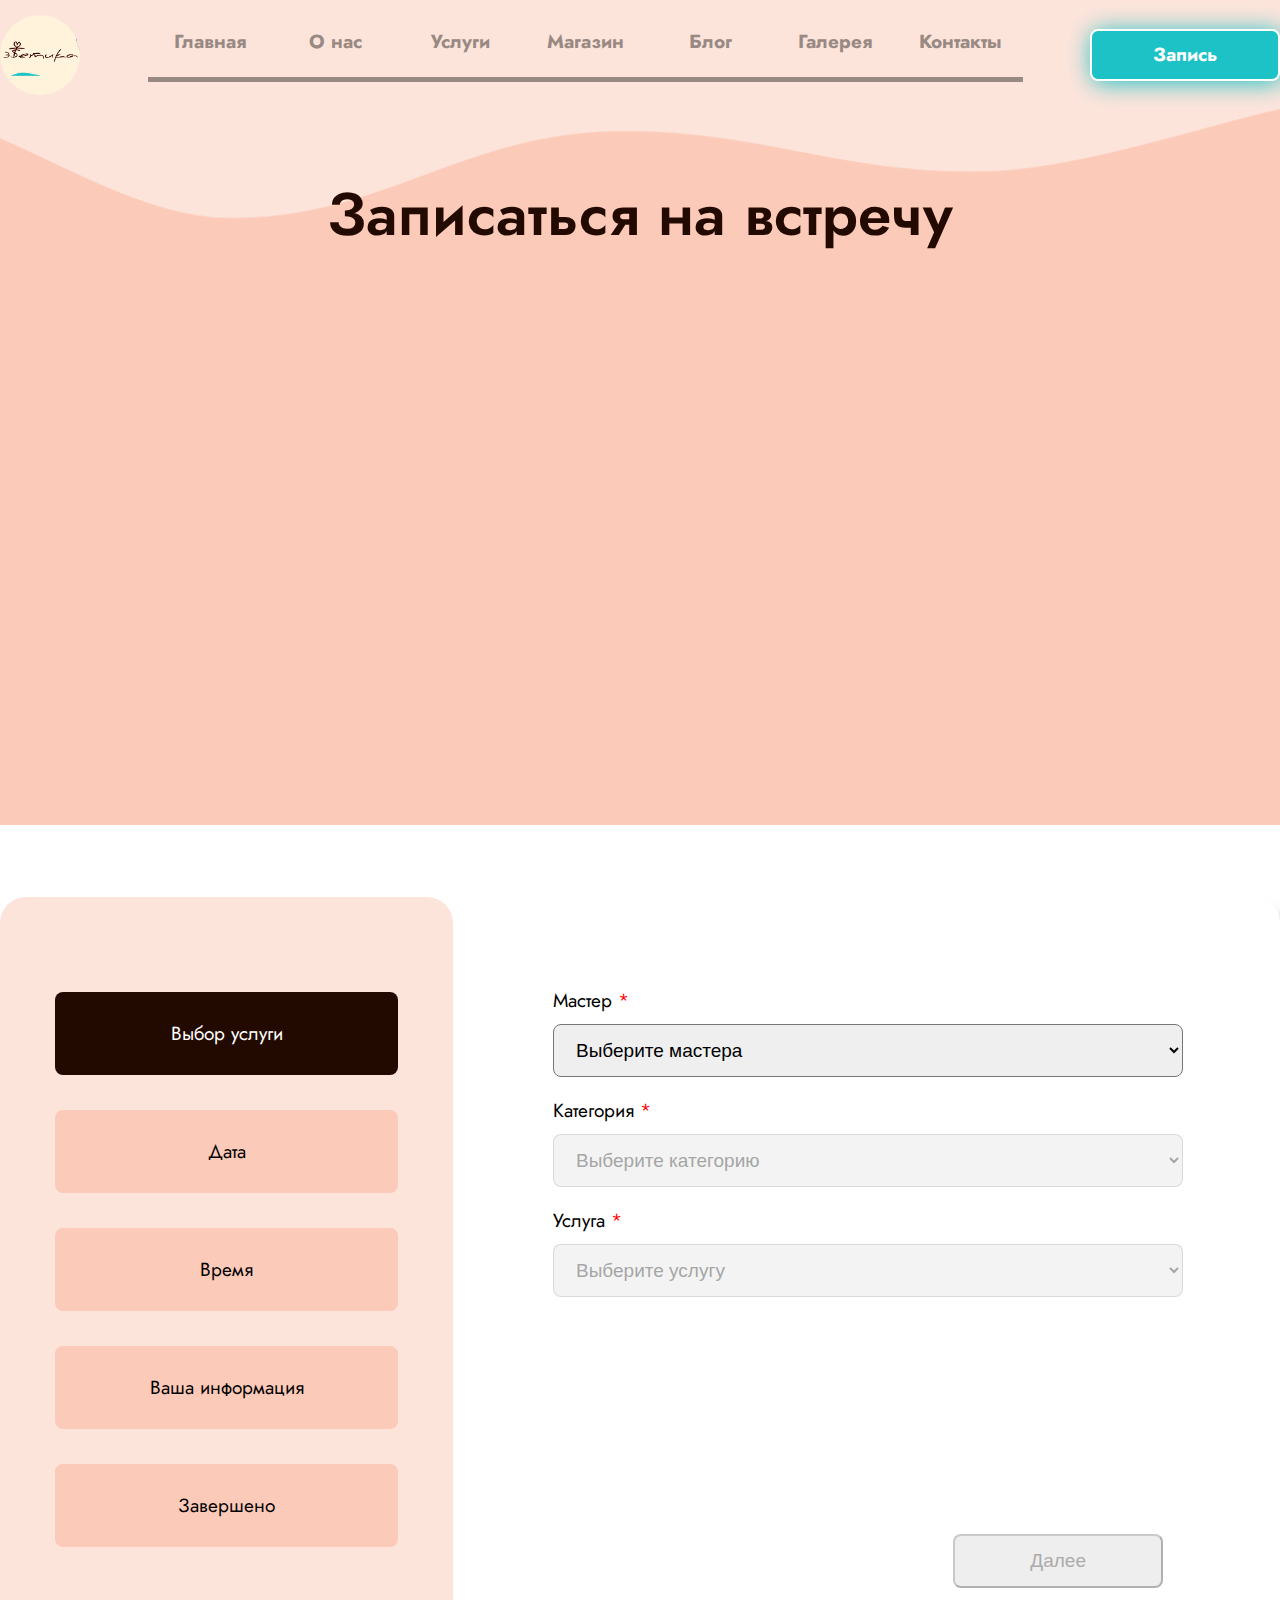
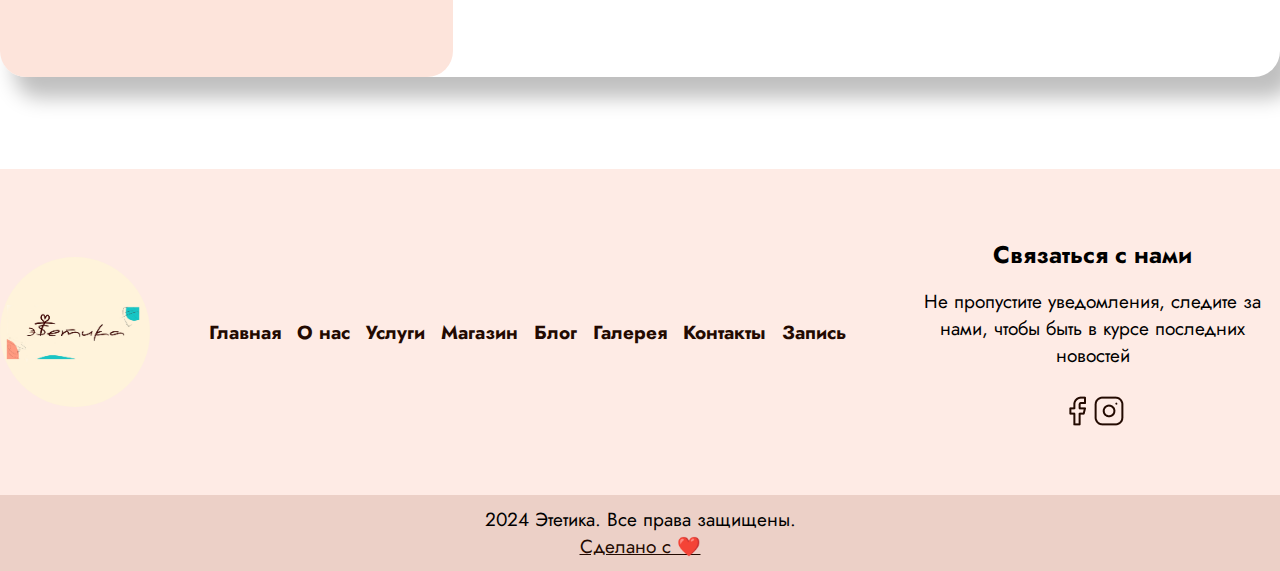
<file: booking.html>
<!DOCTYPE html>
<html lang="ru">
<head>
    <meta charset="UTF-8">
    <meta name="viewport" content="width=device-width, initial-scale=1.0">
    <link rel="stylesheet" href="./css/main.css">
    <script defer src="./js/swiperLib.js"></script>
    <script defer src="./js/swiper.js"></script>
    <script defer src="./js/booking.js"></script>
    <script defer src="./js/calender.js"></script>
    
    <script defer src="./js/main.js"></script>
    <!-- <script defer src="./js/scrolling.js"></script> -->
    <title>Эстетика - Запись</title>
</head>
<body class="booking__page">
    <section class="promo" id="promo">
        <div class="container">
            <header class="header">
                <a href="./index.html" class="logo"></a>

                <nav class="nav-menu">
                    <a href="./index.html" class="nav-link not-scroll">
                        Главная
                    </a>
                    <a href="./index.html#about" class="nav-link">
                        О нас
                    </a>
                    <a href="./index.html#services" class="nav-link">
                        Услуги
                    </a>
                    <a href="./index.html#shop" class="nav-link">
                        Магазин
                    </a>
                    <a href="./index.html#blog" class="nav-link">
                        Блог
                    </a>
                    <a href="./index.html#gallery" class="nav-link">
                        Галерея
                    </a>
                    <a href="./contacts.html" class="nav-link not-scroll">
                        Контакты
                    </a>
                </nav>

                <a href="./booking.html" class="nav-link button-bg--dark">
                    Запись
                </a>

                <nav class="burger-menu">
                    <a href="./index.html" class="nav-link not-scroll">
                        Главная
                    </a>
                    <a href="./index.html#about" class="nav-link">
                        О нас
                    </a>
                    <a href="./index.html#services" class="nav-link">
                        Услуги
                    </a>
                    <a href="./index.html#shop" class="nav-link">
                        Магазин
                    </a>
                    <a href="./index.html#blog" class="nav-link">
                        Блог
                    </a>
                    <a href="./index.html#gallery" class="nav-link">
                        Галерея
                    </a>
                    <a href="./contacts.html" class="nav-link not-scroll">
                        Контакты
                    </a>
                </nav>

                <a href="" class="button-close"></a>
            </header>

            <div class="promo__content">
                <h1 class="promo__content__title">
                    Записаться на встречу
                </h1>
                
            </div>

        </div>
    </section>

    <section class="booking">
        <div class="container">
            <form action="." class="booking__form">
                <div class="booking__column">
                    <div data-booking="booking1" class="booking__button booking__button--active">Выбор услуги</div>
                    <div data-booking="booking2" class="booking__button">Дата</div>
                    <div data-booking="booking3" class="booking__button">Время</div>
                    <div data-booking="booking4" class="booking__button">Ваша информация</div>
                    <div data-booking="booking5" class="booking__button">Завершено</div>
                </div>

                <div class="booking__section booking__section--active" id="booking1">
                    <div class="booking__group">
                        <label for="form_master">Мастер <span>*</span></label>
                        <select required name="master" id="form_master">
                            <option value="not_select">
                                <p class="option__title">Выберите мастера</p>
                            </option>
                            <option value="master1">
                                <p class="option__title">Колцун Татьяна</p>
                                <p class="option__price"></p>
                            </option>
                            <option value="master2">
                                <p class="option__title">Евдокимова Светлана</p>
                                <p class="option__price"></p>
                            </option>
                        </select>
    
                        <label for="form_category">Категория <span>*</span></label>
                        <select required name="category" disabled id="form_category">
                            <option value="not_select">
                                <p class="option__title">Выберите категорию</p>
                            </option>
                            <option class="category__item" value="category1" data-master="master1">
                                <p class="option__title">Стрижка</p>
                                <p class="option__price">от 1500 ₽</p>
                            </option>
                            <option class="category__item" value="category2" data-master="master2">
                                <p class="option__title">Макияж</p>
                                <p class="option__price">от 1500 ₽</p>
                            </option>
                            <option class="category__item" value="category3" data-master="master1">
                                <p class="option__title">Маникюр/Педикюр</p>
                                <p class="option__price">от 1500 ₽</p>
                            </option>
                            <option class="category__item" value="category4" data-master="master2">
                                <p class="option__title">Уход за кожей</p>
                                <p class="option__price">от 1500 ₽</p>
                            </option>
                            <option class="category__item" value="category5" data-master="master2">
                                <p class="option__title">Лицо</p>
                                <p class="option__price">от 1500 ₽</p>
                            </option>
                        </select>
    
                        <label for="form_service">Услуга <span>*</span></label>
                        <select required name="service" disabled id="form_service" >
                            <option class="service__item" data-category="category0" value="not_select">
                                <p class="option__title">Выберите услугу</p>
                            </option>
                            <option class="service__item" data-category="category1" value="service1">
                                <p class="option__title">Стрижка1</p>
                                <p class="option__price">1500 ₽</p>
                            </option>
                            <option class="service__item" data-category="category1" value="service2" >
                                <p class="option__title">Стрижка2</p>
                                <p class="option__price">1500 ₽</p>
                            </option>
                            <option class="service__item" data-category="category1" value="service3">
                                <p class="option__title">Стрижка3</p>
                                <p class="option__price">1500 ₽</p>
                            </option>
                            <option class="service__item" data-category="category1" value="service4">
                                <p class="option__title">Стрижка4</p>
                                <p class="option__price">1500 ₽</p>
                            </option>
            
                            <option class="service__item" data-category="category2" value="service5">
                                <p class="option__title">Макияж1</p>
                                <p class="option__price">1500 ₽</p>
                            </option>
                            <option class="service__item" data-category="category2" value="service6">
                                <p class="option__title">Макияж2</p>
                                <p class="option__price">1500 ₽</p>
                            </option>
                            <option class="service__item" data-category="category2" value="service7">
                                <p class="option__title">Макияж3</p>
                                <p class="option__price">1500 ₽</p>
                            </option>
                            <option class="service__item" data-category="category2" value="service8">
                                <p class="option__title">Макияж4</p>
                                <p class="option__price">1500 ₽</p>
                            </option>

                            <option class="service__item" data-category="category3" value="service9" >
                                <p class="option__title">Маникюр/Педикюр1</p>
                                <p class="option__price">1500 ₽</p>
                            </option>
                            <option class="service__item" data-category="category3" value="service10">
                                <p class="option__title">Маникюр/Педикюр2</p>
                                <p class="option__price">1500 ₽</p>
                            </option>
                            <option class="service__item" data-category="category3" value="service11">
                                <p class="option__title">Маникюр/Педикюр3</p>
                                <p class="option__price">1500 ₽</p>
                            </option>
                            <option class="service__item" data-category="category3" value="service12">
                                <p class="option__title">Маникюр/Педикюр4</p>
                                <p class="option__price">1500 ₽</p>
                            </option>
                    
                            <option class="service__item" data-category="category4" value="service13">
                                <p class="option__title">Уход за кожей1</p>
                                <p class="option__price">1500 ₽</p>
                            </option>
                            <option class="service__item" data-category="category4" value="service14">
                                <p class="option__title">Уход за кожей2</p>
                                <p class="option__price">1500 ₽</p>
                            </option>
                            <option class="service__item" data-category="category4" value="service15">
                                <p class="option__title">Уход за кожей3</p>
                                <p class="option__price">1500 ₽</p>
                            </option>
                            <option class="service__item" data-category="category4" value="service16">
                                <p class="option__title">Уход за кожей4</p>
                                <p class="option__price">1500 ₽</p>
                            </option>

                            <option class="service__item" data-category="category5" value="service17">
                                <p class="option__title">Лицо1</p>
                                <p class="option__price">1500 ₽</p>
                            </option>
                            <option class="service__item" data-category="category5" value="service18">
                                <p class="option__title">Лицо2</p>
                                <p class="option__price">1500 ₽</p>
                            </option>
                            <option class="service__item" data-category="category5" value="service19">
                                <p class="option__title">Лицо3</p>
                                <p class="option__price">1500 ₽</p>
                            </option>
                            <option class="service__item" data-category="category5" value="service20">
                                <p class="option__title">Лицо4</p>
                                <p class="option__price">1500 ₽</p>
                            </option>
                        </select>
                    </div>
    
                    <div class="booking__buttons">
                        <button data-booking="booking2" disabled class="booking__button__next booking__button--disabled">Далее</button>
                    </div>
                </div>
    
                <div class="booking__section" id="booking2">
                    <div class="booking__group">
                        <label>Дата <span>*</span></label>
                        
                        <div class="calender" id="calender">
                            <div class="calender__header">
                                <p class="calender__mounth">

                                </p>
                                <p class="calendar__year">

                                </p>
                            </div>
                            <div class="calender__wrapper" id="calender__wrapper">

                            </div>
                            <input readonly required type="date" name="date" id="celender__date">
                        </div>
                    </div>
    
                    <div class="booking__buttons">
                        <button data-booking="booking3" disabled class="booking__button__next booking__button--disabled">Далее</button>
                    </div>
                </div>

                <div class="booking__section" id="booking3">
                    <div class="booking__group">
                        <label>Время <span>*</span></label>
                        
                        <div class="times">
                            <div class="time" data-availible="true">9:00 - 10:00</div>
                            <div class="time" data-availible="true">10:00 - 11:00</div>
                            <div class="time" data-availible="true">11:00 - 12:00</div>
                            <div class="time" data-availible="false">12:00 - 13:00</div>
                            <div class="time" data-availible="true">13:00 - 14:00</div>
                            <div class="time" data-availible="false">14:00 - 15:00</div>
                            <div class="time" data-availible="true">15:00 - 16:00</div>
                            <div class="time" data-availible="true">16:00 - 17:00</div>
                            <div class="time" data-availible="true">17:00 - 18:00</div>
                        </div>

                        <input type="time" name="form__time" id="form__time" readonly required>

                        <div class="booking__buttons">
                            <button data-booking="booking4" disabled class="booking__button__next booking__button--disabled">Далее</button>
                        </div>
                    </div>
    
                </div>

                <div class="booking__section" id="booking4">
                    <div class="booking__group">
                        <label>Ваша информация <span>*</span></label>
                        <input type="text" name="form__name" id="form__name" placeholder="Имя" required>
                        <p class="info__tel_p">Введите корректный номер телефона, для подтверждения записи мы Вам позвоним. 
                            <br>
                            Запись без нашего звонка Вам считается недействительной.
                        </p>
                        <input type="tel" name="form__tel" id="form__tel" placeholder="Номер телефона" required>
                    </div>
                    <div class="booking__buttons">
                        <button data-booking="booking5" disabled class="booking__button__next booking__button--disabled">Отправить</button>
                    </div>
                </div>

                <div class="booking__section" id="booking5">
                    <div class="booking__group finished__book">
                        <img src="./img/booking/finished__booking.png" alt="finished booking img" class="finished__book__img">
                        <h3 class="finished__booking__title">
                            ВАША ВСТРЕЧА ЗАБРОНИРОВАНА
                        </h3>
                        <p class="finished__booking__text">
                            Мы Вам позвоним, для подтверждения записи. <br>
                            Пожалуйста, приходите вовремя, мы будем вас ждать.
                        </p>
                    </div>
                </div>
            </form>
        </div>  
    </section>
    
    <footer class="footer" id="footer">
        <div class="footer__content">
            <div class="container">
                <a href="" class="footer__logo"></a>
                <nav class="footer__nav">
                    <a href="./index.html" class="footet__nav__link not-scroll">Главная</a>
                    <a href="./index.html#about" class="footet__nav__link">О нас</a>
                    <a href="./index.html#services" class="footet__nav__link">Услуги</a>
                    <a href="./index.html#shop" class="footet__nav__link">Магазин</a>
                    <a href="./index.html#blog" class="footet__nav__link">Блог</a>
                    <a href="./index.html#gallery" class="footet__nav__link">Галерея</a>
                    <a href="./contacts.html" class="footet__nav__link not-scroll">Контакты</a>
                    <a href="./booking.html" class="footet__nav__link not-scroll">Запись</a>
                </nav>
                <div class="footer__contacts">
                    <h2 class="footer__title">
                        Связаться с нами
                    </h2>
                    <p class="footer__text">
                        Не пропустите уведомления, следите за нами, чтобы быть в курсе последних новостей
                    </p>
                    <div class="footer__socials">
                        <a href="" class="footer__social vk-link"></a>
                        <a href="" class="footer__social instagram-link"></a>
                    </div>
                </div>
            </div>
        </div>

        <div class="footer__copyright">
            <div class="container">
                <p class="copyright">
                    2024 Этетика. Все права защищены. 
                    <a href="#">Сделано с ❤️</a>
                </p>
            </div>
        </div>
    </footer>

</body>
</html>
</file>
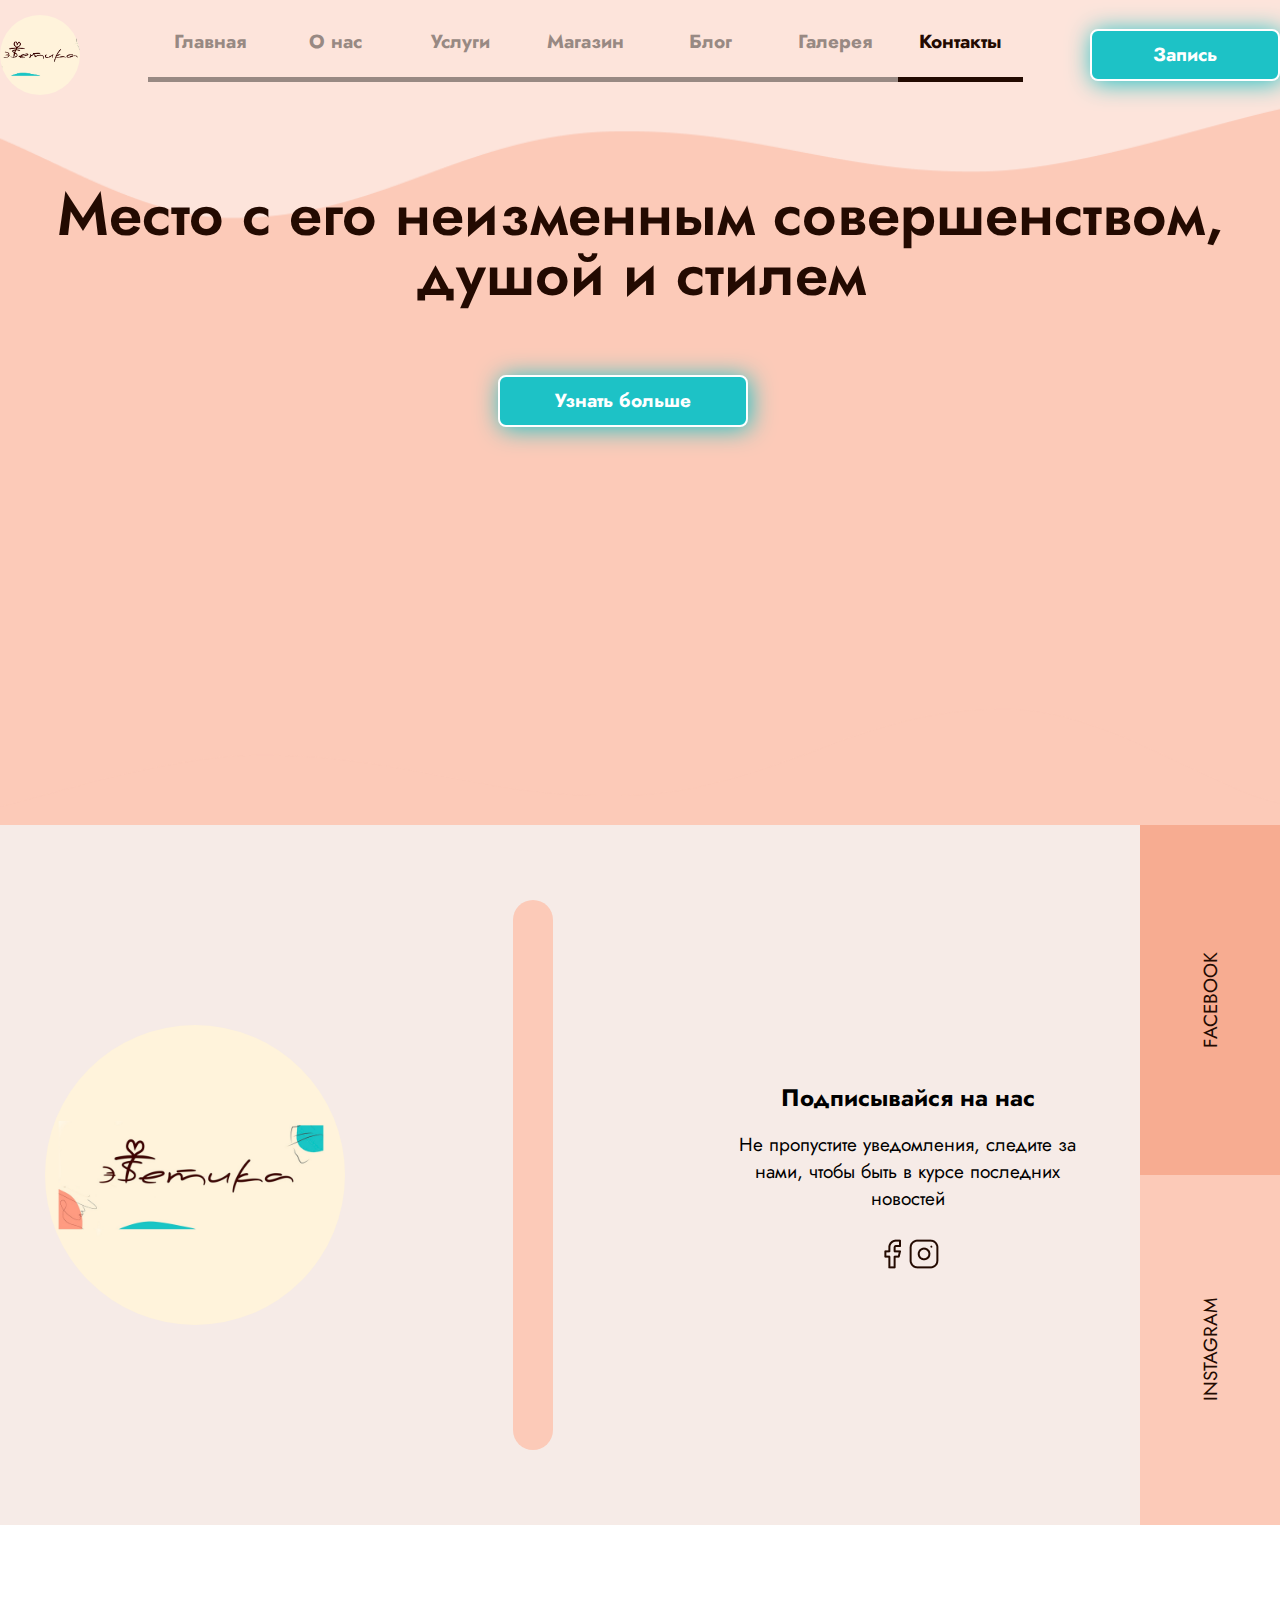
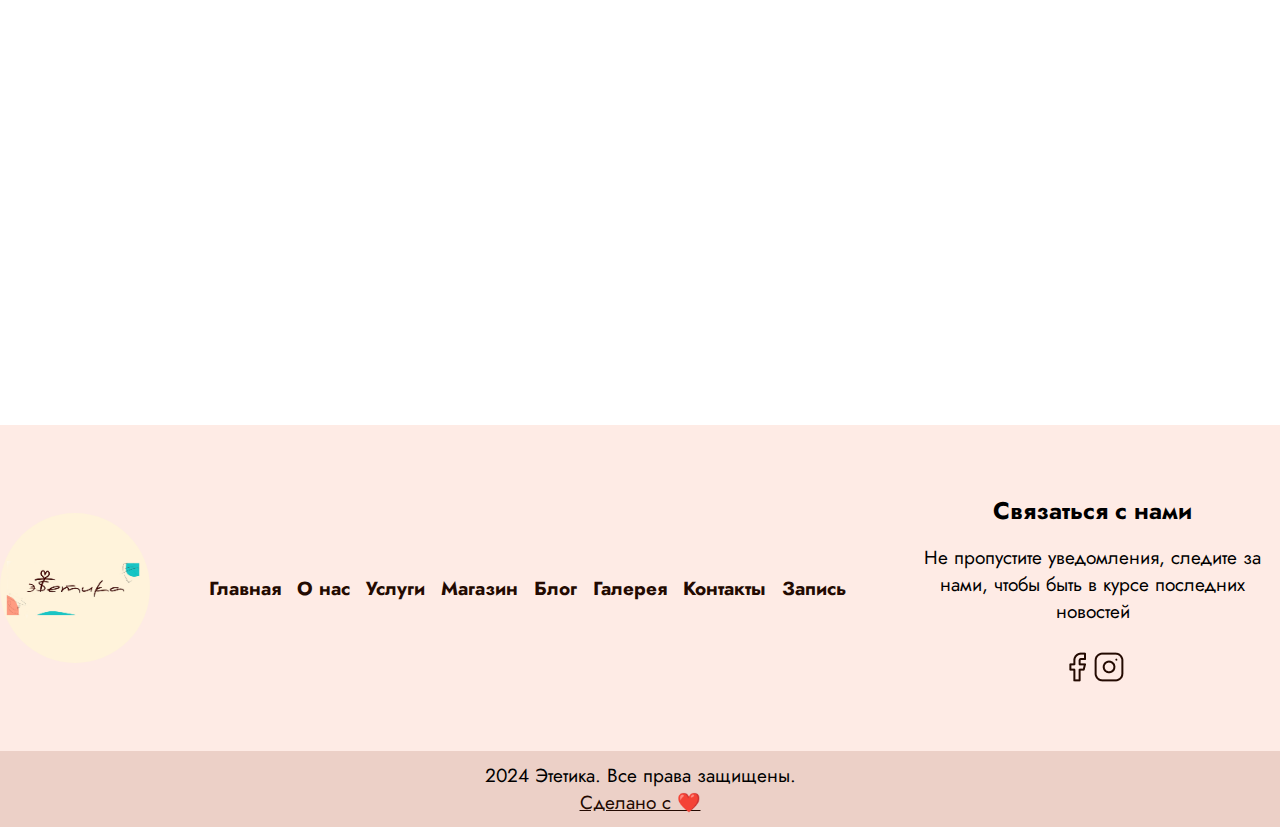
<file: contacts.html>
<!DOCTYPE html>
<html lang="ru">
<head>
    <meta charset="UTF-8">
    <meta name="viewport" content="width=device-width, initial-scale=1.0">
    <link rel="stylesheet" href="./css/main.css">
    <script defer src="./js/swiperLib.js"></script>
    <script defer src="./js/swiper.js"></script>
    <script defer src="./js/main.js"></script>
    <!-- <script defer src="./js/scrolling.js"></script> -->
    <title>Эстетика - Контакты</title>
</head>
<body class="contact__page">
    <section class="promo" id="promo">
        <div class="container">
            <header class="header">
                <a href="./index.html" class="logo"></a>

                <nav class="nav-menu">
                    <a href="./index.html" class="nav-link not-scroll">
                        Главная
                    </a>
                    <a href="./index.html#about" class="nav-link">
                        О нас
                    </a>
                    <a href="./index.html#services" class="nav-link">
                        Услуги
                    </a>
                    <a href="./index.html#shop" class="nav-link">
                        Магазин
                    </a>
                    <a href="./index.html#blog" class="nav-link">
                        Блог
                    </a>
                    <a href="./index.html#gallery" class="nav-link">
                        Галерея
                    </a>
                    <a href="./contacts.html" class="nav-link nav-link-active not-scroll">
                        Контакты
                    </a>
                </nav>

                <a href="./booking.html" class="nav-link button-bg--dark">
                    Запись
                </a>

                <nav class="burger-menu">
                    <a href="./index.html" class="nav-link not-scroll">
                        Главная
                    </a>
                    <a href="./index.html#about" class="nav-link">
                        О нас
                    </a>
                    <a href="./index.html#services" class="nav-link">
                        Услуги
                    </a>
                    <a href="./index.html#shop" class="nav-link">
                        Магазин
                    </a>
                    <a href="./index.html#blog" class="nav-link">
                        Блог
                    </a>
                    <a href="./index.html#gallery" class="nav-link">
                        Галерея
                    </a>
                    <a href="./contacts.html" class="nav-link nav-link-active not-scroll">
                        Контакты
                    </a>
                </nav>

                <a href="" class="button-close"></a>
            </header>

            <div class="promo__content">
                <h1 class="promo__content__title">
                    Место с его неизменным совершенством, <br> душой и стилем
                </h1>
                <div class="promo__content__buttons">
                    <a href="#contacts__block" class="nav-link button-bg--dark">
                        Узнать больше
                    </a>
                </div>
            </div>

        </div>
    </section>

    <section class="contacts__block" id="contacts__block">
        
        <div class="block">
            <a href="" class="contact__logo"></a>
            <div class="block__vertical__line"></div>
            <div class="footer__contacts">
                <h2 class="footer__title">
                    Подписывайся на&nbsp;нас
                </h2>
                <p class="footer__text">
                    Не пропустите уведомления, следите за нами, чтобы быть в курсе последних новостей
                </p>
                <div class="footer__socials">
                    <a href="" class="footer__social vk-link"></a>
                    <a href="" class="footer__social instagram-link"></a>
                </div>
            </div>
        </div>

        <div class="contacts__links">
            <a href="" class="contact__link">FACEBOOK</a>
            <a href="" class="contact__link">INSTAGRAM</a>
        </div>
    </section>

    <section class="contacts__map">
        <iframe src="https://yandex.ru/map-widget/v1/?um=constructor%3A528c905c7335f76ff71b4d53227105ea925ea455987d45d20067a64481a28e33&amp;source=constructor" width="100%" height="720" frameborder="0">

        </iframe>
    </section>
    
    <footer class="footer" id="footer">
        <div class="footer__content">
            <div class="container">
                <a href="" class="footer__logo"></a>
                <nav class="footer__nav">
                    <a href="./index.html" class="footet__nav__link not-scroll">Главная</a>
                    <a href="./index.html#about" class="footet__nav__link">О нас</a>
                    <a href="./index.html#services" class="footet__nav__link">Услуги</a>
                    <a href="./index.html#shop" class="footet__nav__link">Магазин</a>
                    <a href="./index.html#blog" class="footet__nav__link">Блог</a>
                    <a href="./index.html#gallery" class="footet__nav__link">Галерея</a>
                    <a href="./contacts.html" class="footet__nav__link not-scroll">Контакты</a>
                    <a href="./booking.html" class="footet__nav__link not-scroll">Запись</a>
                </nav>
                <div class="footer__contacts">
                    <h2 class="footer__title">
                        Связаться с нами
                    </h2>
                    <p class="footer__text">
                        Не пропустите уведомления, следите за нами, чтобы быть в курсе последних новостей
                    </p>
                    <div class="footer__socials">
                        <a href="" class="footer__social vk-link"></a>
                        <a href="" class="footer__social instagram-link"></a>
                    </div>
                </div>
            </div>
        </div>

        <div class="footer__copyright">
            <div class="container">
                <p class="copyright">
                    2024 Этетика. Все права защищены. 
                    <a href="#">Сделано с ❤️</a>
                </p>
            </div>
        </div>
    </footer>

</body>
</html>
</file>
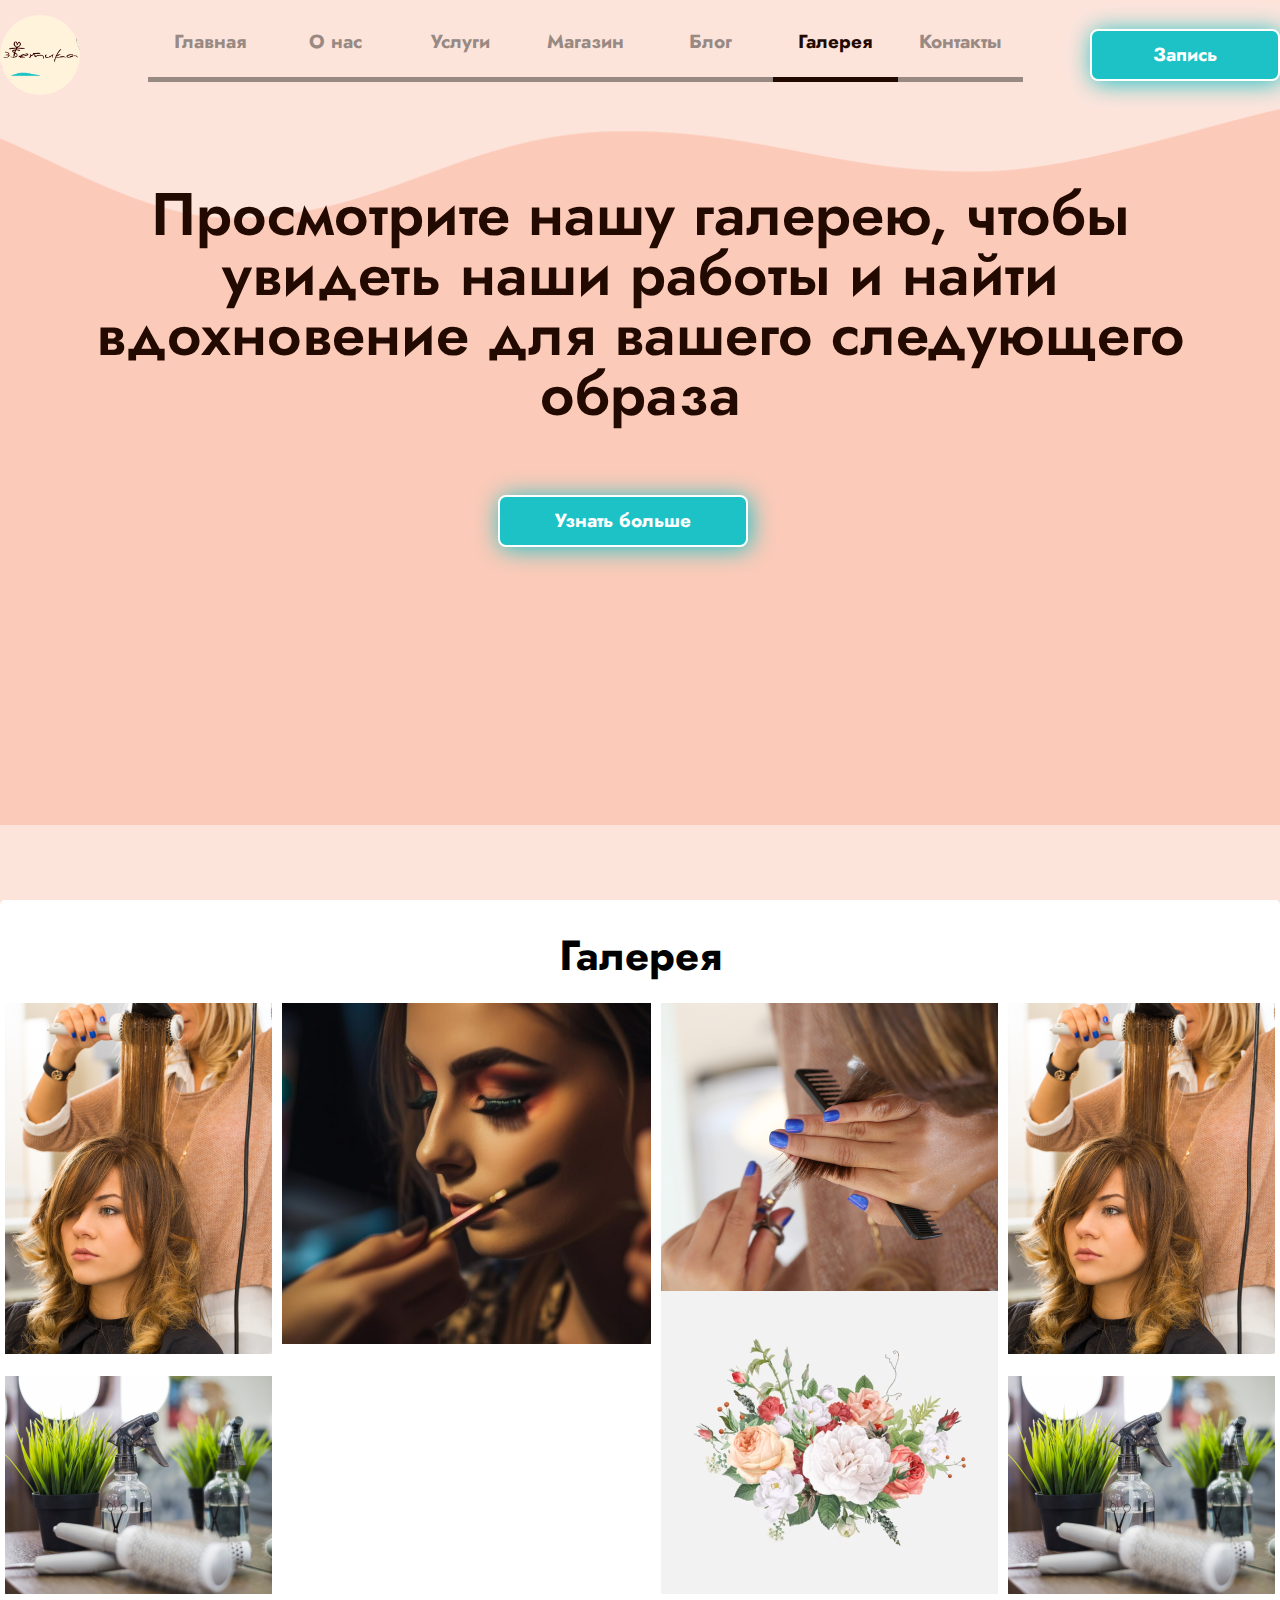
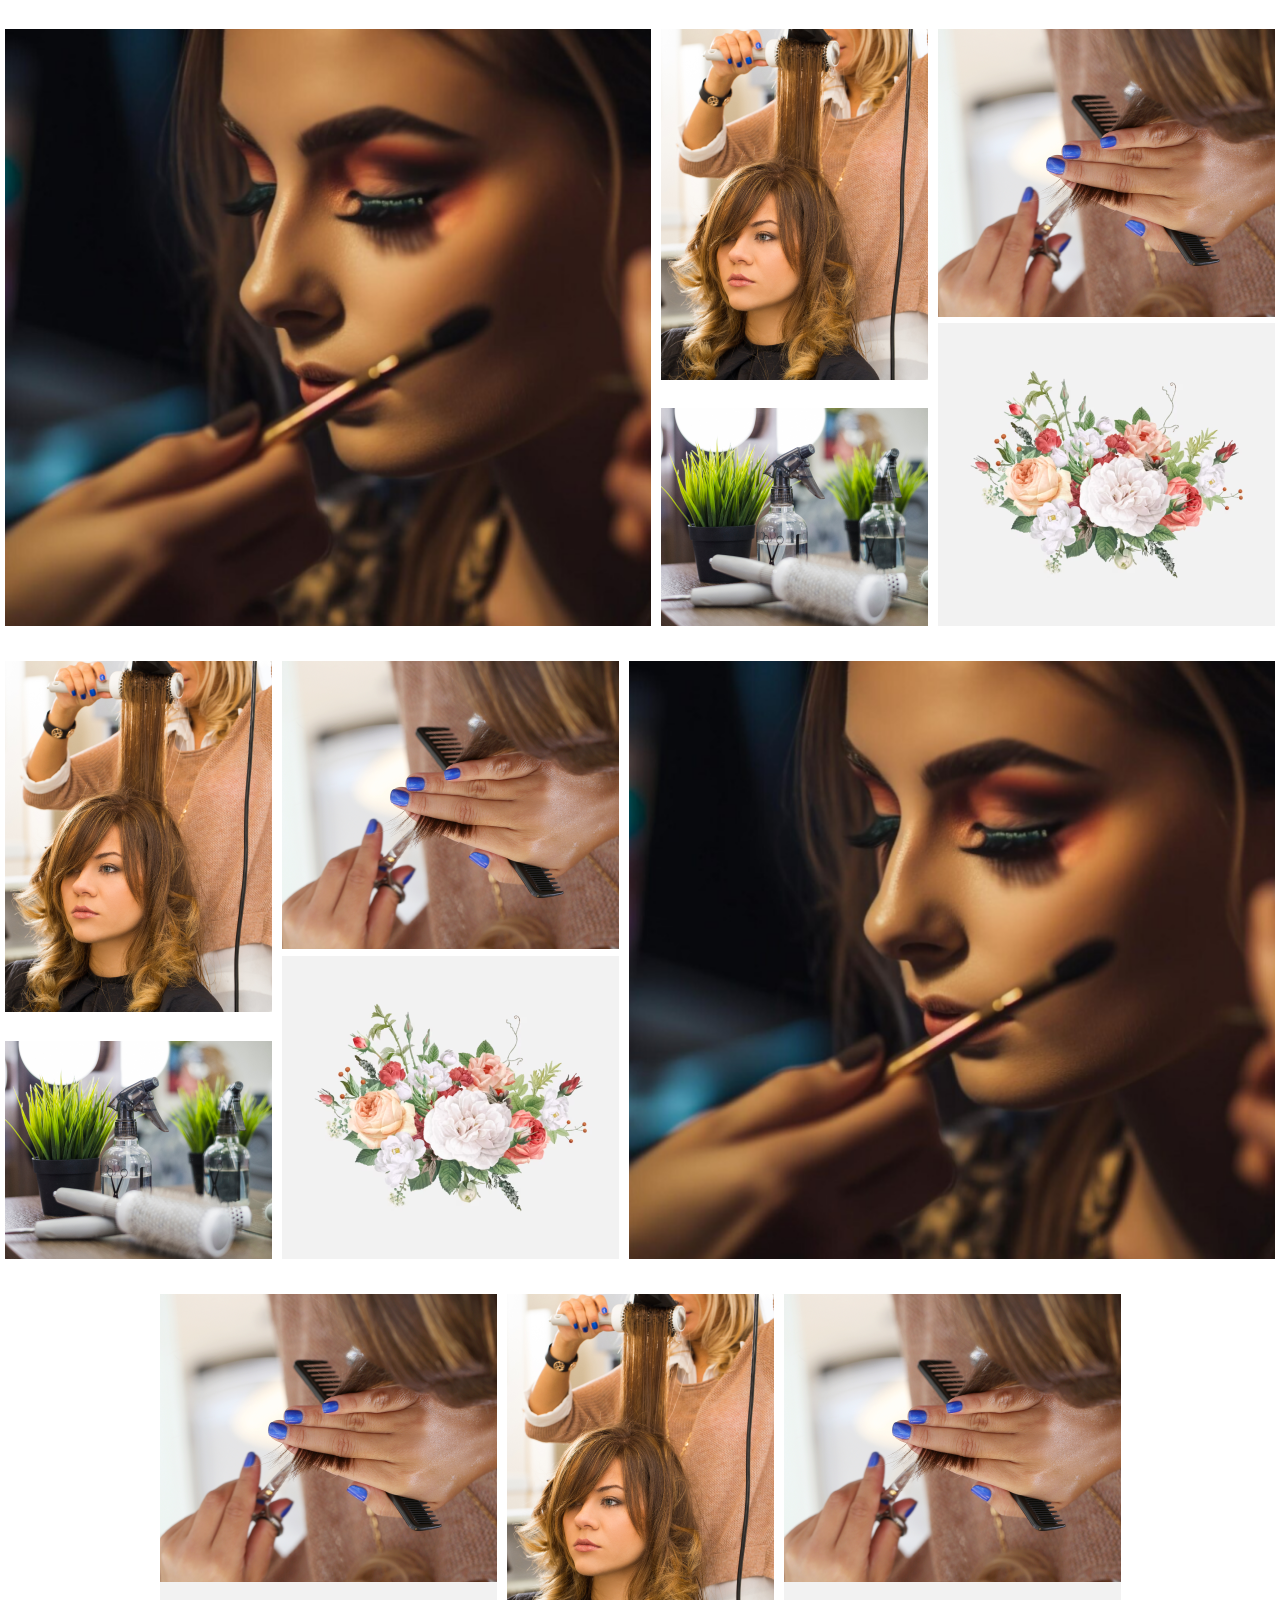
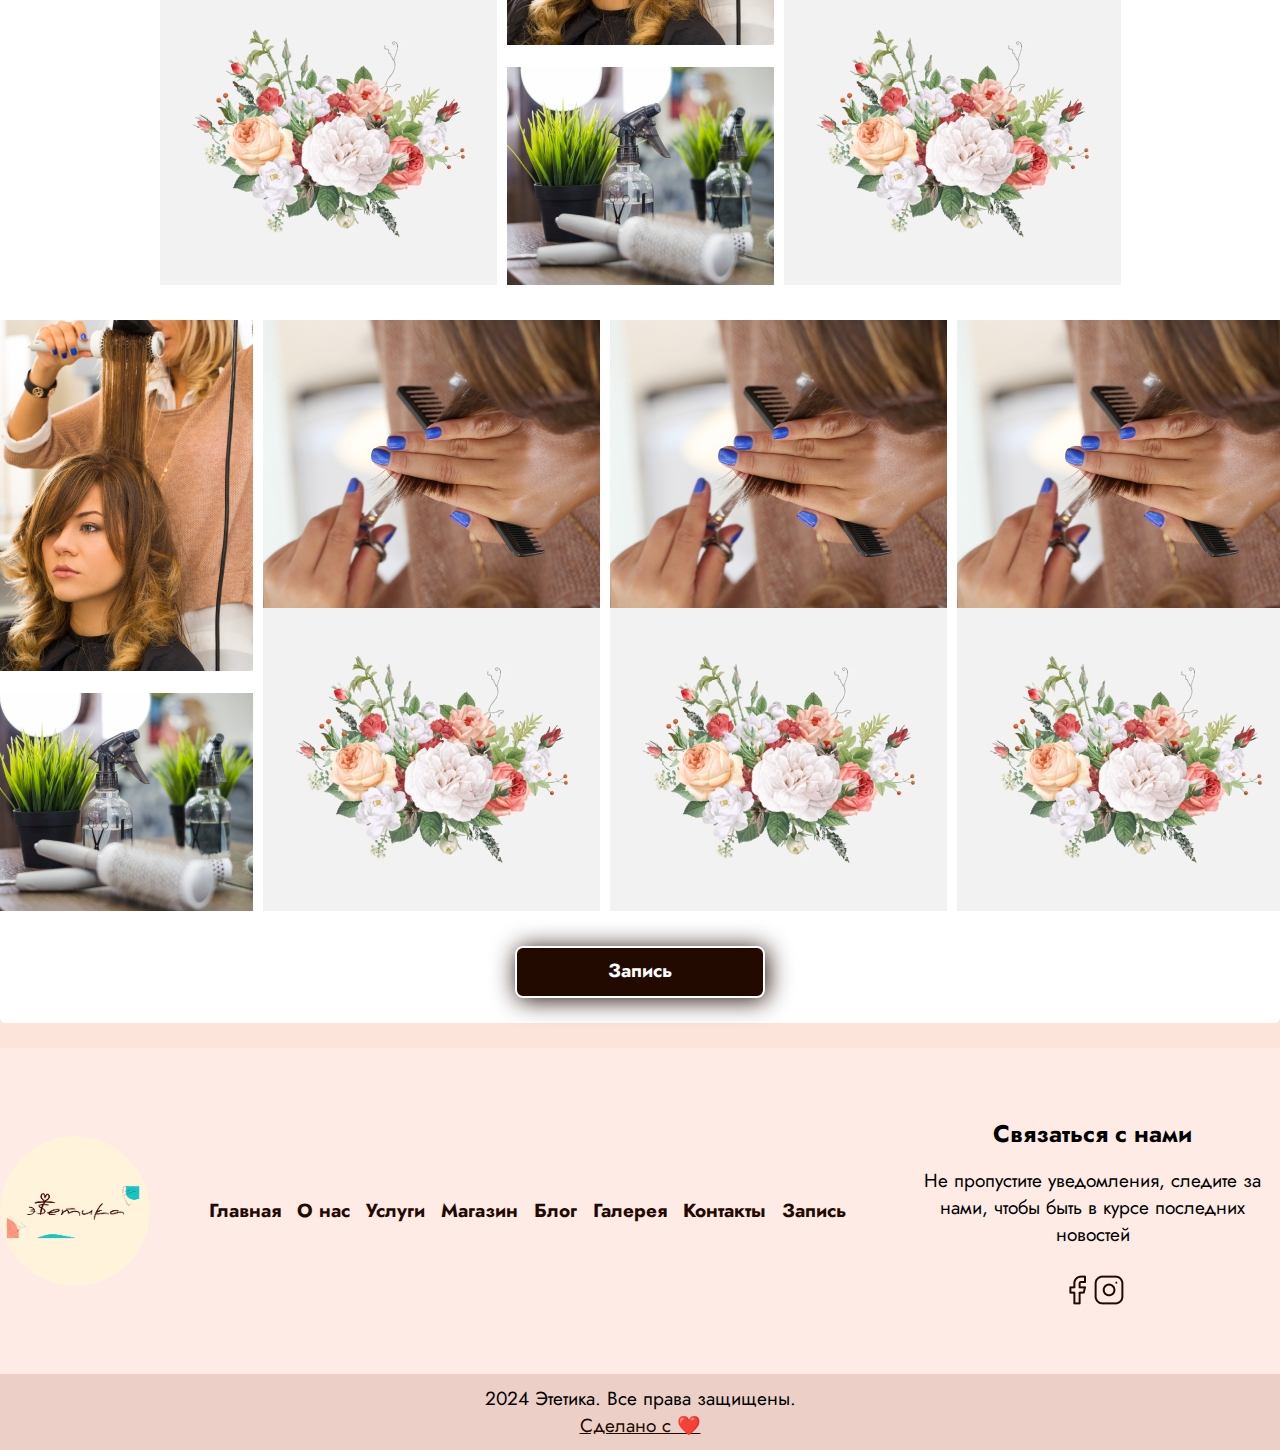
<file: gallery.html>
<!DOCTYPE html>
<html lang="ru">
<head>
    <meta charset="UTF-8">
    <meta name="viewport" content="width=device-width, initial-scale=1.0">
    <link rel="stylesheet" href="./css/main.css">
    <script defer src="./js/swiperLib.js"></script>
    <script defer src="./js/swiper.js"></script>
    <script defer src="./js/main.js"></script>
    <!-- <script defer src="./js/scrolling.js"></script> -->
    <title>Эстетика - Галерея</title>
</head>
<body class="gallery__page">
    <section class="promo" id="promo">
        <div class="container">
            <header class="header">
                <a href="./index.html" class="logo"></a>

                <nav class="nav-menu">
                    <a href="./index.html" class="nav-link not-scroll">
                        Главная
                    </a>
                    <a href="./index.html#about" class="nav-link">
                        О нас
                    </a>
                    <a href="./index.html#services" class="nav-link">
                        Услуги
                    </a>
                    <a href="./index.html#shop" class="nav-link">
                        Магазин
                    </a>
                    <a href="./index.html#blog" class="nav-link">
                        Блог
                    </a>
                    <a href="./index.html#gallery" class="nav-link nav-link-active">
                        Галерея
                    </a>
                    <a href="./contacts.html" class="nav-link not-scroll">
                        Контакты
                    </a>
                </nav>

                <a href="./booking.html" class="nav-link button-bg--dark">
                    Запись
                </a>

                <nav class="burger-menu">
                    <a href="./index.html" class="nav-link not-scroll">
                        Главная
                    </a>
                    <a href="./index.html#about" class="nav-link">
                        О нас
                    </a>
                    <a href="./index.html#services" class="nav-link">
                        Услуги
                    </a>
                    <a href="./index.html#shop" class="nav-link">
                        Магазин
                    </a>
                    <a href="./index.html#blog" class="nav-link">
                        Блог
                    </a>
                    <a href="./index.html#gallery" class="nav-link nav-link-active">
                        Галерея
                    </a>
                    <a href="./contacts.html" class="nav-link not-scroll">
                        Контакты
                    </a>
                </nav>

                <a href="" class="button-close"></a>
            </header>

            <div class="promo__content">
                <h1 class="promo__content__title">
                    Просмотрите нашу галерею, чтобы увидеть наши работы и найти вдохновение для вашего следующего образа
                    <!-- Добро пожаловать в галерею Эстетики <br> Ваш рай для непревзойденного ухода за волосами и стиля. -->
                </h1>
                <div class="promo__content__buttons">
                    <a href="#gallery" class="nav-link button-bg--dark">
                        Узнать больше
                    </a>
                </div>
            </div>

        </div>
    </section>

    <section class="gallery" id="gallery">
        <div class="container">
            <div class="gallery__wrapper">
                <h2 class="section-title">Галерея</h2>
    
                <div class="gallery-cards">
                    
                    <div class="gallery__column">
                        <img src="./img/gallery/home/2.png" alt="gallery img" class="gallery__img">
                        <img src="./img/gallery/home/3.png" alt="gallery img" class="gallery__img">
                    </div>
                    <div class="gallery__column gallery__column--big">
                        <img src="./img/gallery/home/1.png" alt="gallery img" class="gallery__img gallery__img--big">
                    </div>
                    <div class="gallery__column">
                        <img src="./img/gallery/home/4.png" alt="gallery img" class="gallery__img">
                        <img src="./img/gallery/home/5.png" alt="gallery img" class="gallery__img">
                    </div>
                    <div class="gallery__column">
                        <img src="./img/gallery/home/2.png" alt="gallery img" class="gallery__img">
                        <img src="./img/gallery/home/3.png" alt="gallery img" class="gallery__img">
                    </div>
                    
                </div>

                <div class="gallery-cards">
                    <div class="gallery__column gallery__column--big">
                        <img src="./img/gallery/home/1.png" alt="gallery img" class="gallery__img gallery__img--big">
                    </div>
                    <div class="gallery__column">
                        <img src="./img/gallery/home/2.png" alt="gallery img" class="gallery__img">
                        <img src="./img/gallery/home/3.png" alt="gallery img" class="gallery__img">
                    </div>
                    <div class="gallery__column">
                        <img src="./img/gallery/home/4.png" alt="gallery img" class="gallery__img">
                        <img src="./img/gallery/home/5.png" alt="gallery img" class="gallery__img">
                    </div>
                </div>

                <div class="gallery-cards">
                    <div class="gallery__column">
                        <img src="./img/gallery/home/2.png" alt="gallery img" class="gallery__img">
                        <img src="./img/gallery/home/3.png" alt="gallery img" class="gallery__img">
                    </div>
                    <div class="gallery__column">
                        <img src="./img/gallery/home/4.png" alt="gallery img" class="gallery__img">
                        <img src="./img/gallery/home/5.png" alt="gallery img" class="gallery__img">
                    </div>
                    <div class="gallery__column gallery__column--big">
                        <img src="./img/gallery/home/1.png" alt="gallery img" class="gallery__img gallery__img--big">
                    </div>
                </div>

                <div class="gallery-cards">
                    <div class="gallery__column">
                        <img src="./img/gallery/home/4.png" alt="gallery img" class="gallery__img">
                        <img src="./img/gallery/home/5.png" alt="gallery img" class="gallery__img">
                    </div>
                    <div class="gallery__column">
                        <img src="./img/gallery/home/2.png" alt="gallery img" class="gallery__img">
                        <img src="./img/gallery/home/3.png" alt="gallery img" class="gallery__img">
                    </div>
                    <div class="gallery__column">
                        <img src="./img/gallery/home/4.png" alt="gallery img" class="gallery__img">
                        <img src="./img/gallery/home/5.png" alt="gallery img" class="gallery__img">
                    </div>
                </div>

                <div class="gallery-cards">
                    <div class="gallery__column">
                        <img src="./img/gallery/home/2.png" alt="gallery img" class="gallery__img">
                        <img src="./img/gallery/home/3.png" alt="gallery img" class="gallery__img">
                    </div>
                    <div class="gallery__column">
                        <img src="./img/gallery/home/4.png" alt="gallery img" class="gallery__img">
                        <img src="./img/gallery/home/5.png" alt="gallery img" class="gallery__img">
                    </div>
                    <div class="gallery__column">
                        <img src="./img/gallery/home/4.png" alt="gallery img" class="gallery__img">
                        <img src="./img/gallery/home/5.png" alt="gallery img" class="gallery__img">
                    </div>
                    <div class="gallery__column">
                        <img src="./img/gallery/home/4.png" alt="gallery img" class="gallery__img">
                        <img src="./img/gallery/home/5.png" alt="gallery img" class="gallery__img">
                    </div>
                </div>
                
                <a href="./booking.html" class="nav-link button-bg--transparent">Запись</a>
            </div>
        </div>
        
    </section>
    
    <footer class="footer" id="footer">
        <div class="footer__content">
            <div class="container">
                <a href="" class="footer__logo"></a>
                <nav class="footer__nav">
                    <a href="./index.html" class="footet__nav__link not-scroll">Главная</a>
                    <a href="./index.html#about" class="footet__nav__link">О нас</a>
                    <a href="./index.html#services" class="footet__nav__link">Услуги</a>
                    <a href="./index.html#shop" class="footet__nav__link">Магазин</a>
                    <a href="./index.html#blog" class="footet__nav__link">Блог</a>
                    <a href="./index.html#gallery" class="footet__nav__link">Галерея</a>
                    <a href="./contacts.html" class="footet__nav__link not-scroll">Контакты</a>
                    <a href="" class="footet__nav__link not-scroll">Запись</a>
                </nav>
                <div class="footer__contacts">
                    <h2 class="footer__title">
                        Связаться с нами
                    </h2>
                    <p class="footer__text">
                        Не пропустите уведомления, следите за нами, чтобы быть в курсе последних новостей
                    </p>
                    <div class="footer__socials">
                        <a href="" class="footer__social vk-link"></a>
                        <a href="" class="footer__social instagram-link"></a>
                    </div>
                </div>
            </div>
        </div>

        <div class="footer__copyright">
            <div class="container">
                <p class="copyright">
                    2024 Этетика. Все права защищены. 
                    <a href="#">Сделано с ❤️</a>
                </p>
            </div>
        </div>
    </footer>

</body>
</html>
</file>
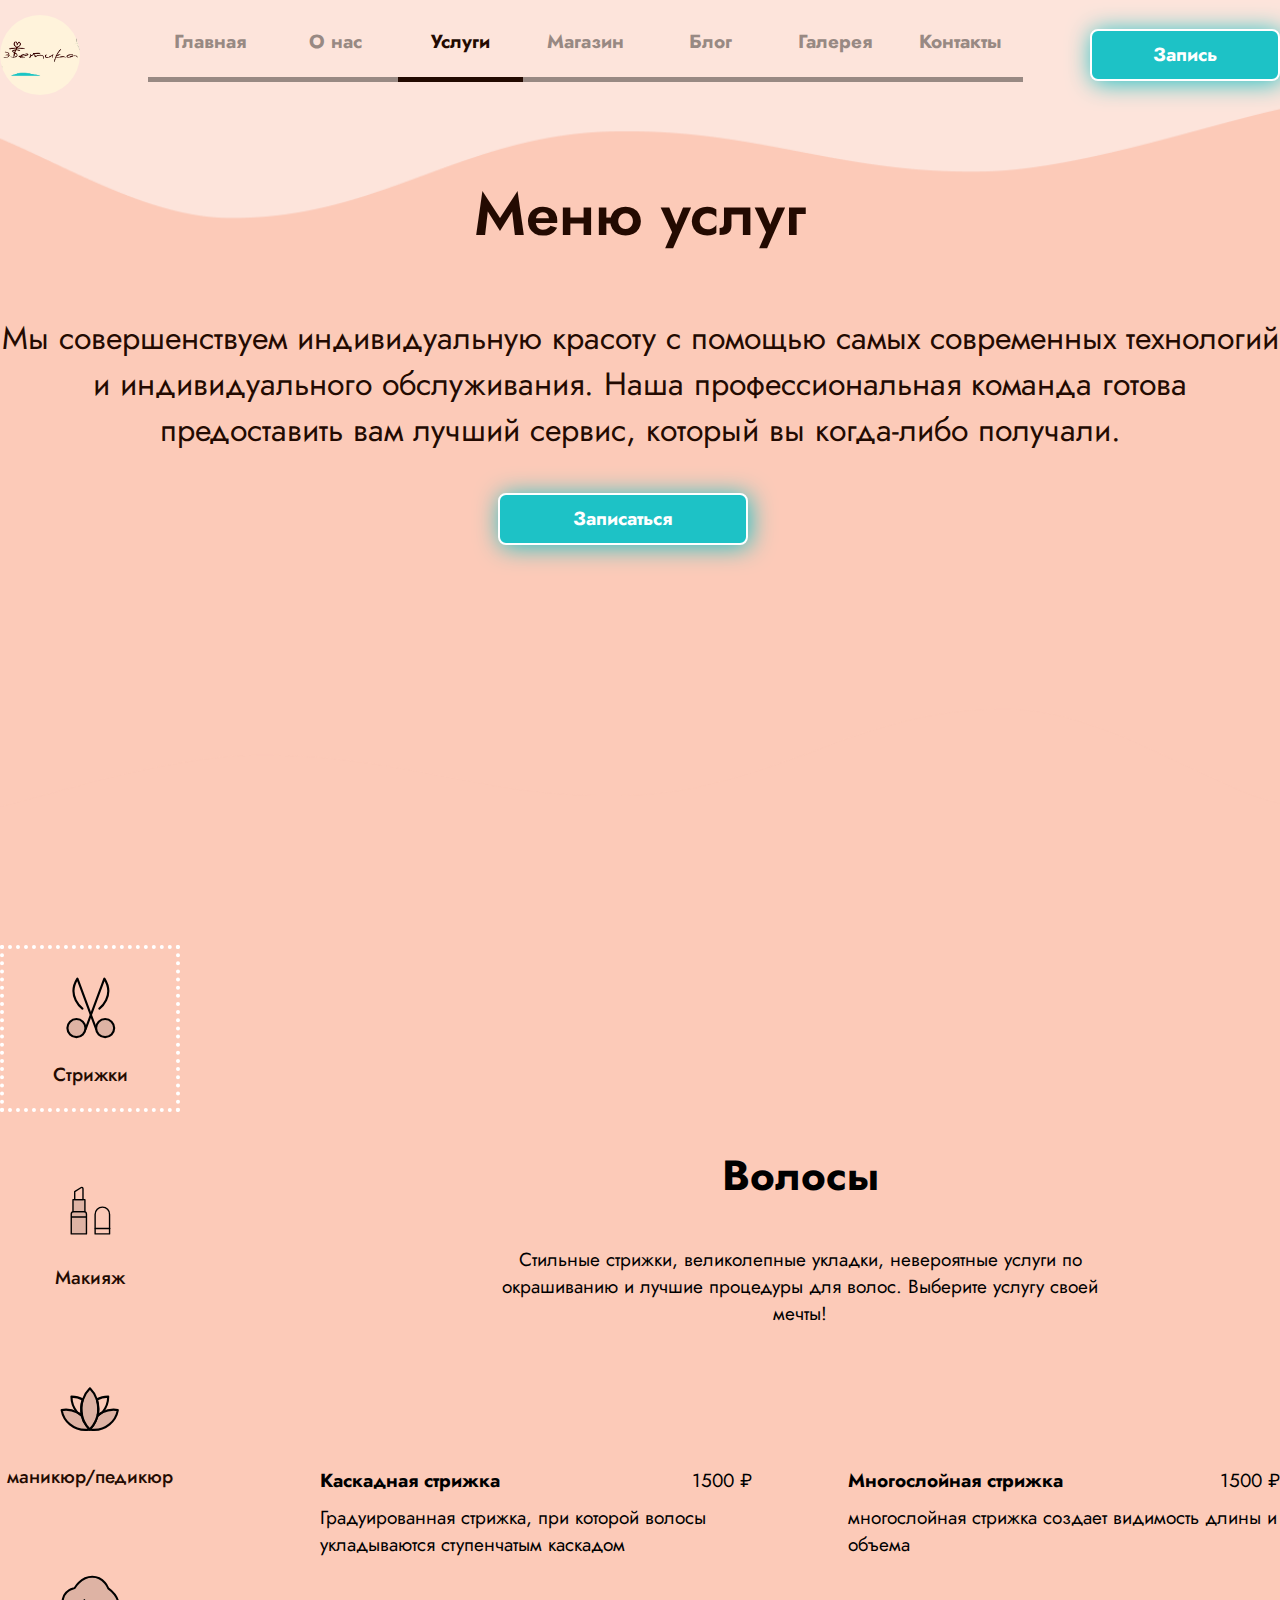
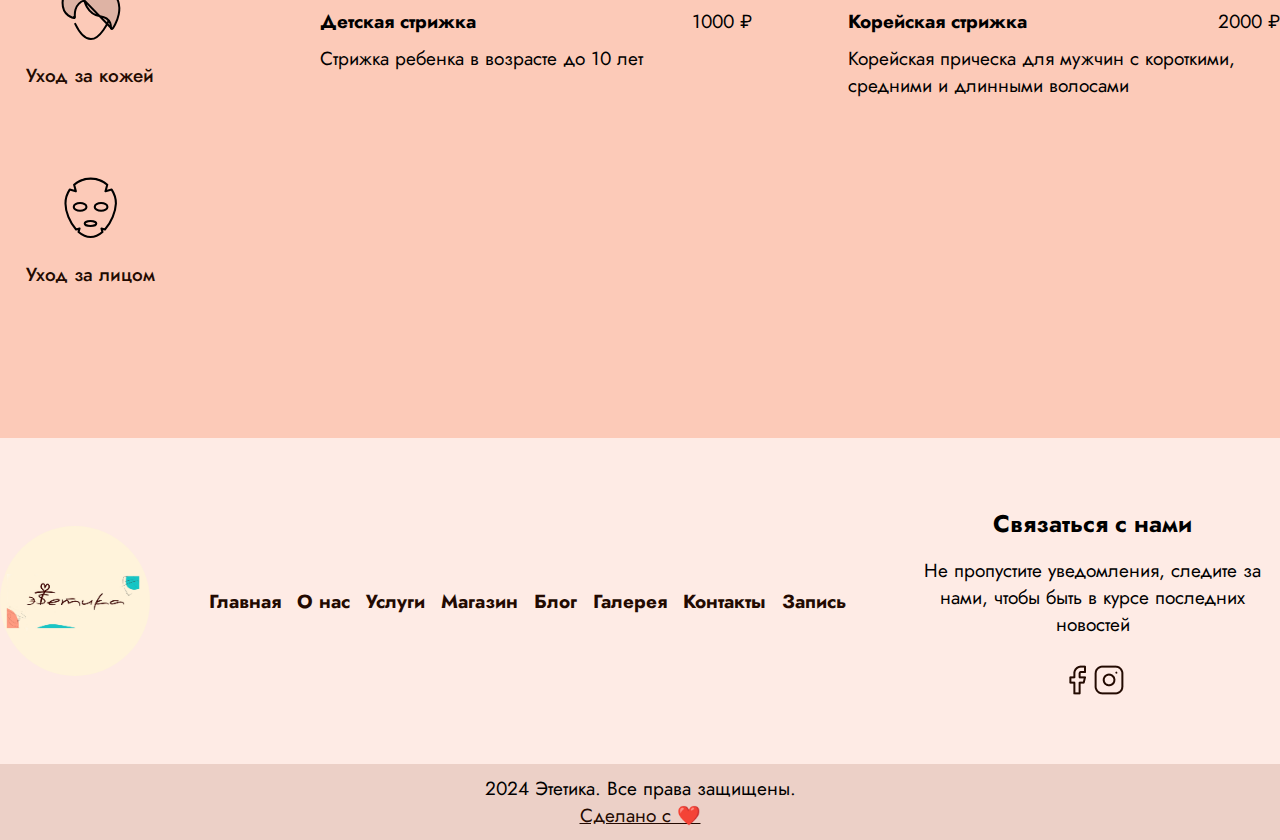
<file: services.html>
<!DOCTYPE html>
<html lang="ru">
<head>
    <meta charset="UTF-8">
    <meta name="viewport" content="width=device-width, initial-scale=1.0">
    <link rel="stylesheet" href="./css/main.css">
    <script defer src="./js/swiperLib.js"></script>
    <script defer src="./js/swiper.js"></script>
    <script defer src="./js/main.js"></script>
    <script defer src="./js/services.js"></script>
    <!-- <script defer src="./js/scrolling.js"></script> -->
    <title>Эстетика - Наши услуги</title>
</head>
<body class="services__page">
    <section class="promo" id="promo">
        <div class="container">
            <header class="header">
                <a href="./index.html" class="logo"></a>

                <nav class="nav-menu">
                    <a href="./index.html" class="nav-link not-scroll">
                        Главная
                    </a>
                    <a href="./index.html#about" class="nav-link">
                        О нас
                    </a>
                    <a href="./index.html#services" class="nav-link nav-link-active">
                        Услуги
                    </a>
                    <a href="./index.html#shop" class="nav-link">
                        Магазин
                    </a>
                    <a href="./index.html#blog" class="nav-link">
                        Блог
                    </a>
                    <a href="./index.html#gallery" class="nav-link">
                        Галерея
                    </a>
                    <a href="./contacts.html" class="nav-link not-scroll">
                        Контакты
                    </a>
                </nav>

                <a href="./booking.html" class="nav-link button-bg--dark">
                    Запись
                </a>

                <nav class="burger-menu">
                    <a href="./index.html" class="nav-link not-scroll">
                        Главная
                    </a>
                    <a href="./index.html#about" class="nav-link">
                        О нас
                    </a>
                    <a href="./index.html#services" class="nav-link nav-link-active">
                        Услуги
                    </a>
                    <a href="./index.html#shop" class="nav-link">
                        Магазин
                    </a>
                    <a href="./index.html#blog" class="nav-link">
                        Блог
                    </a>
                    <a href="./index.html#gallery" class="nav-link">
                        Галерея
                    </a>
                    <a href="./contacts.html" class="nav-link not-scroll">
                        Контакты
                    </a>
                </nav>

                <a href="" class="button-close"></a>
            </header>

            <div class="promo__content">
                <h1 class="promo__content__title">
                    Меню услуг
                    <!-- Добро пожаловать в галерею Эстетики <br> Ваш рай для непревзойденного ухода за волосами и стиля. -->
                </h1>
                <p class="section-text">
                    Мы совершенствуем индивидуальную красоту с помощью самых современных технологий и индивидуального обслуживания. Наша профессиональная команда готова предоставить вам лучший сервис, который вы когда-либо получали.
                </p>
                <div class="promo__content__buttons">
                    <a href="./booking.html" class="nav-link button-bg--dark">
                        Записаться
                    </a>
                </div>
            </div>

        </div>
    </section>

    <section class="services services--active" id="services">
        <div class="container">
            <div class="column__service">
                <div class="cards services-cards">
                    <a data-service="service1" href="" class="card card--active">
                        <img src="./img/services/1.svg" alt="service img" class="card__img">
                        <p class="section__text">Стрижки</p>
                    </a>
                    <a data-service="service2" href="" class="card">
                        <img src="./img/services/2.svg" alt="service img" class="card__img">
                        <p class="section__text">Макияж</p>
                    </a>
                    <a data-service="service3" href="" class="card">
                        <img src="./img/services/3.svg" alt="service img" class="card__img">
                        <p class="section__text">маникюр/педикюр</p>
                    </a>
                    <a data-service="service4" href="" class="card">
                        <img src="./img/services/4.svg" alt="service img" class="card__img">
                        <p class="section__text">Уход за кожей</p>
                    </a>
                    <a data-service="service5" href="" class="card">
                        <img src="./img/services/5.svg" alt="service img" class="card__img">
                        <p class="section__text">Уход за лицом</p>
                    </a>
                </div>
            </div>
            <div class="service__group">
                <div class="service__wrapper">
                    <div class="service__content service__content--active" id="service1">
                        <div class="service__header">
                            <div class="section-title">Волосы</div>
                            <p class="section-text">
                                Стильные стрижки, великолепные укладки, 
                                невероятные услуги по окрашиванию и лучшие процедуры
                                для волос. Выберите услугу своей мечты!
                            </p>
                        </div>
                        <div class="service__cards">
                            <div class="service__card">
                                <div class="service__card__header">
                                    <h3 class="service__card__title">
                                        Каскадная стрижка
                                    </h3>
                                    <p class="service__card__price">
                                        1500 ₽
                                    </p>
                                </div>
                                <p class="service__card__text">
                                    Градуированная стрижка, при которой волосы укладываются ступенчатым каскадом
                                </p>
                            </div>
                            <div class="service__card">
                                <div class="service__card__header">
                                    <h3 class="service__card__title">
                                        Многослойная стрижка
                                    </h3>
                                    <p class="service__card__price">
                                        1500 ₽
                                    </p>
                                </div>
                                <p class="service__card__text">
                                    многослойная стрижка создает видимость длины и объема
                                </p>
                            </div>
                            <div class="service__card">
                                <div class="service__card__header">
                                    <h3 class="service__card__title">
                                        Детская стрижка
                                    </h3>
                                    <p class="service__card__price">
                                        1000 ₽
                                    </p>
                                </div>
                                <p class="service__card__text">
                                    Стрижка ребенка в возрасте до 10 лет
                                </p>
                            </div>
                            <div class="service__card">
                                <div class="service__card__header">
                                    <h3 class="service__card__title">
                                        Корейская стрижка
                                    </h3>
                                    <p class="service__card__price">
                                        2000 ₽
                                    </p>
                                </div>
                                <p class="service__card__text">
                                    Корейская прическа для мужчин с короткими, средними и длинными волосами
                                </p>
                            </div>
                        </div>
                    </div>
                    <div class="service__content" id="service2">
                        <div class="service__header">
                            <div class="section-title">Макияж</div>
                            <p class="section-text">
                                Дополните свой образ красивым макияжем и просто будьте великолепны в завершенном образе.
                            </p>
                        </div>
                        <div class="service__cards">
                            <div class="service__card">
                                <div class="service__card__header">
                                    <h3 class="service__card__title">
                                        Свадебный макияж
                                    </h3>
                                    <p class="service__card__price">
                                        2500 ₽
                                    </p>
                                </div>
                                <p class="service__card__text">
                                    Косметические средства, предназначенные для улучшения или изменения внешности (макияж), могут быть использованы для сокрытия недостатков
                                </p>
                            </div>
                            <div class="service__card">
                                <div class="service__card__header">
                                    <h3 class="service__card__title">
                                        Без макияжа Макияж 
                                    </h3>
                                    <p class="service__card__price">
                                        1500 ₽
                                    </p>
                                </div>
                                <p class="service__card__text">
                                    Косметические средства, предназначенные для улучшения или изменения внешности (макияж), могут быть использованы для сокрытия недостатков
                                </p>
                            </div>
                            <div class="service__card">
                                <div class="service__card__header">
                                    <h3 class="service__card__title">
                                        Макияж для вечеринки
                                    </h3>
                                    <p class="service__card__price">
                                        1000 ₽
                                    </p>
                                </div>
                                <p class="service__card__text">
                                    Косметические средства, предназначенные для улучшения или изменения внешности (макияж), могут быть использованы для сокрытия недостатков
                                </p>
                            </div>
                            <div class="service__card">
                                <div class="service__card__header">
                                    <h3 class="service__card__title">
                                        Гламурный макияж
                                    </h3>
                                    <p class="service__card__price">
                                        2000 ₽
                                    </p>
                                </div>
                                <p class="service__card__text">
                                    Косметические средства, предназначенные для улучшения или изменения внешности (макияж), могут быть использованы для сокрытия недостатков
                                </p>
                            </div>
                        </div>
                    </div>
                    <div class="service__content" id="service3">
                        <div class="service__header">
                            <div class="section-title">Маникюр/Педикюр</div>
                            <p class="section-text">
                                Маникюр/Педикюр
                            </p>
                        </div>
                        <div class="service__cards">
                            <div class="service__card">
                                <div class="service__card__header">
                                    <h3 class="service__card__title">
                                        Свадебный макияж
                                    </h3>
                                    <p class="service__card__price">
                                        2500 ₽
                                    </p>
                                </div>
                                <p class="service__card__text">
                                    Косметические средства, предназначенные для улучшения или изменения внешности (макияж), могут быть использованы для сокрытия недостатков
                                </p>
                            </div>
                            <div class="service__card">
                                <div class="service__card__header">
                                    <h3 class="service__card__title">
                                        Без макияжа Макияж 
                                    </h3>
                                    <p class="service__card__price">
                                        1500 ₽
                                    </p>
                                </div>
                                <p class="service__card__text">
                                    Косметические средства, предназначенные для улучшения или изменения внешности (макияж), могут быть использованы для сокрытия недостатков
                                </p>
                            </div>
                            <div class="service__card">
                                <div class="service__card__header">
                                    <h3 class="service__card__title">
                                        Макияж для вечеринки
                                    </h3>
                                    <p class="service__card__price">
                                        1000 ₽
                                    </p>
                                </div>
                                <p class="service__card__text">
                                    Косметические средства, предназначенные для улучшения или изменения внешности (макияж), могут быть использованы для сокрытия недостатков
                                </p>
                            </div>
                            <div class="service__card">
                                <div class="service__card__header">
                                    <h3 class="service__card__title">
                                        Гламурный макияж
                                    </h3>
                                    <p class="service__card__price">
                                        2000 ₽
                                    </p>
                                </div>
                                <p class="service__card__text">
                                    Косметические средства, предназначенные для улучшения или изменения внешности (макияж), могут быть использованы для сокрытия недостатков
                                </p>
                            </div>
                        </div>
                    </div>
                    <div class="service__content" id="service4">
                        <div class="service__header">
                            <div class="section-title">Уход за кожей</div>
                            <p class="section-text">
                                Уход за кожей
                            </p>
                        </div>
                        <div class="service__cards">
                            <div class="service__card">
                                <div class="service__card__header">
                                    <h3 class="service__card__title">
                                        Свадебный макияж
                                    </h3>
                                    <p class="service__card__price">
                                        2500 ₽
                                    </p>
                                </div>
                                <p class="service__card__text">
                                    Косметические средства, предназначенные для улучшения или изменения внешности (макияж), могут быть использованы для сокрытия недостатков
                                </p>
                            </div>
                            <div class="service__card">
                                <div class="service__card__header">
                                    <h3 class="service__card__title">
                                        Без макияжа Макияж 
                                    </h3>
                                    <p class="service__card__price">
                                        1500 ₽
                                    </p>
                                </div>
                                <p class="service__card__text">
                                    Косметические средства, предназначенные для улучшения или изменения внешности (макияж), могут быть использованы для сокрытия недостатков
                                </p>
                            </div>
                            <div class="service__card">
                                <div class="service__card__header">
                                    <h3 class="service__card__title">
                                        Макияж для вечеринки
                                    </h3>
                                    <p class="service__card__price">
                                        1000 ₽
                                    </p>
                                </div>
                                <p class="service__card__text">
                                    Косметические средства, предназначенные для улучшения или изменения внешности (макияж), могут быть использованы для сокрытия недостатков
                                </p>
                            </div>
                            <div class="service__card">
                                <div class="service__card__header">
                                    <h3 class="service__card__title">
                                        Гламурный макияж
                                    </h3>
                                    <p class="service__card__price">
                                        2000 ₽
                                    </p>
                                </div>
                                <p class="service__card__text">
                                    Косметические средства, предназначенные для улучшения или изменения внешности (макияж), могут быть использованы для сокрытия недостатков
                                </p>
                            </div>
                        </div>
                    </div>
                    <div class="service__content" id="service5">
                        <div class="service__header">
                            <div class="section-title">Лицо</div>
                            <p class="section-text">
                                Лицо
                            </p>
                        </div>
                        <div class="service__cards">
                            <div class="service__card">
                                <div class="service__card__header">
                                    <h3 class="service__card__title">
                                        Свадебный макияж
                                    </h3>
                                    <p class="service__card__price">
                                        2500 ₽
                                    </p>
                                </div>
                                <p class="service__card__text">
                                    Косметические средства, предназначенные для улучшения или изменения внешности (макияж), могут быть использованы для сокрытия недостатков
                                </p>
                            </div>
                            <div class="service__card">
                                <div class="service__card__header">
                                    <h3 class="service__card__title">
                                        Без макияжа Макияж 
                                    </h3>
                                    <p class="service__card__price">
                                        1500 ₽
                                    </p>
                                </div>
                                <p class="service__card__text">
                                    Косметические средства, предназначенные для улучшения или изменения внешности (макияж), могут быть использованы для сокрытия недостатков
                                </p>
                            </div>
                            <div class="service__card">
                                <div class="service__card__header">
                                    <h3 class="service__card__title">
                                        Макияж для вечеринки
                                    </h3>
                                    <p class="service__card__price">
                                        1000 ₽
                                    </p>
                                </div>
                                <p class="service__card__text">
                                    Косметические средства, предназначенные для улучшения или изменения внешности (макияж), могут быть использованы для сокрытия недостатков
                                </p>
                            </div>
                            <div class="service__card">
                                <div class="service__card__header">
                                    <h3 class="service__card__title">
                                        Гламурный макияж
                                    </h3>
                                    <p class="service__card__price">
                                        2000 ₽
                                    </p>
                                </div>
                                <p class="service__card__text">
                                    Косметические средства, предназначенные для улучшения или изменения внешности (макияж), могут быть использованы для сокрытия недостатков
                                </p>
                            </div>
                        </div>
                    </div>
                </div>
            </div>
        </div>
    </section>
    
    <footer class="footer" id="footer">
        <div class="footer__content">
            <div class="container">
                <a href="" class="footer__logo"></a>
                <nav class="footer__nav">
                    <a href="./index.html" class="footet__nav__link not-scroll">Главная</a>
                    <a href="./index.html#about" class="footet__nav__link">О нас</a>
                    <a href="./index.html#services" class="footet__nav__link">Услуги</a>
                    <a href="./index.html#shop" class="footet__nav__link">Магазин</a>
                    <a href="./index.html#blog" class="footet__nav__link">Блог</a>
                    <a href="./index.html#gallery" class="footet__nav__link">Галерея</a>
                    <a href="./contacts.html" class="footet__nav__link not-scroll">Контакты</a>
                    <a href="./booking.html" class="footet__nav__link not-scroll">Запись</a>
                </nav>
                <div class="footer__contacts">
                    <h2 class="footer__title">
                        Связаться с нами
                    </h2>
                    <p class="footer__text">
                        Не пропустите уведомления, следите за нами, чтобы быть в курсе последних новостей
                    </p>
                    <div class="footer__socials">
                        <a href="" class="footer__social vk-link"></a>
                        <a href="" class="footer__social instagram-link"></a>
                    </div>
                </div>
            </div>
        </div>

        <div class="footer__copyright">
            <div class="container">
                <p class="copyright">
                    2024 Этетика. Все права защищены. 
                    <a href="#">Сделано с ❤️</a>
                </p>
            </div>
        </div>
    </footer>

</body>
</html>
</file>
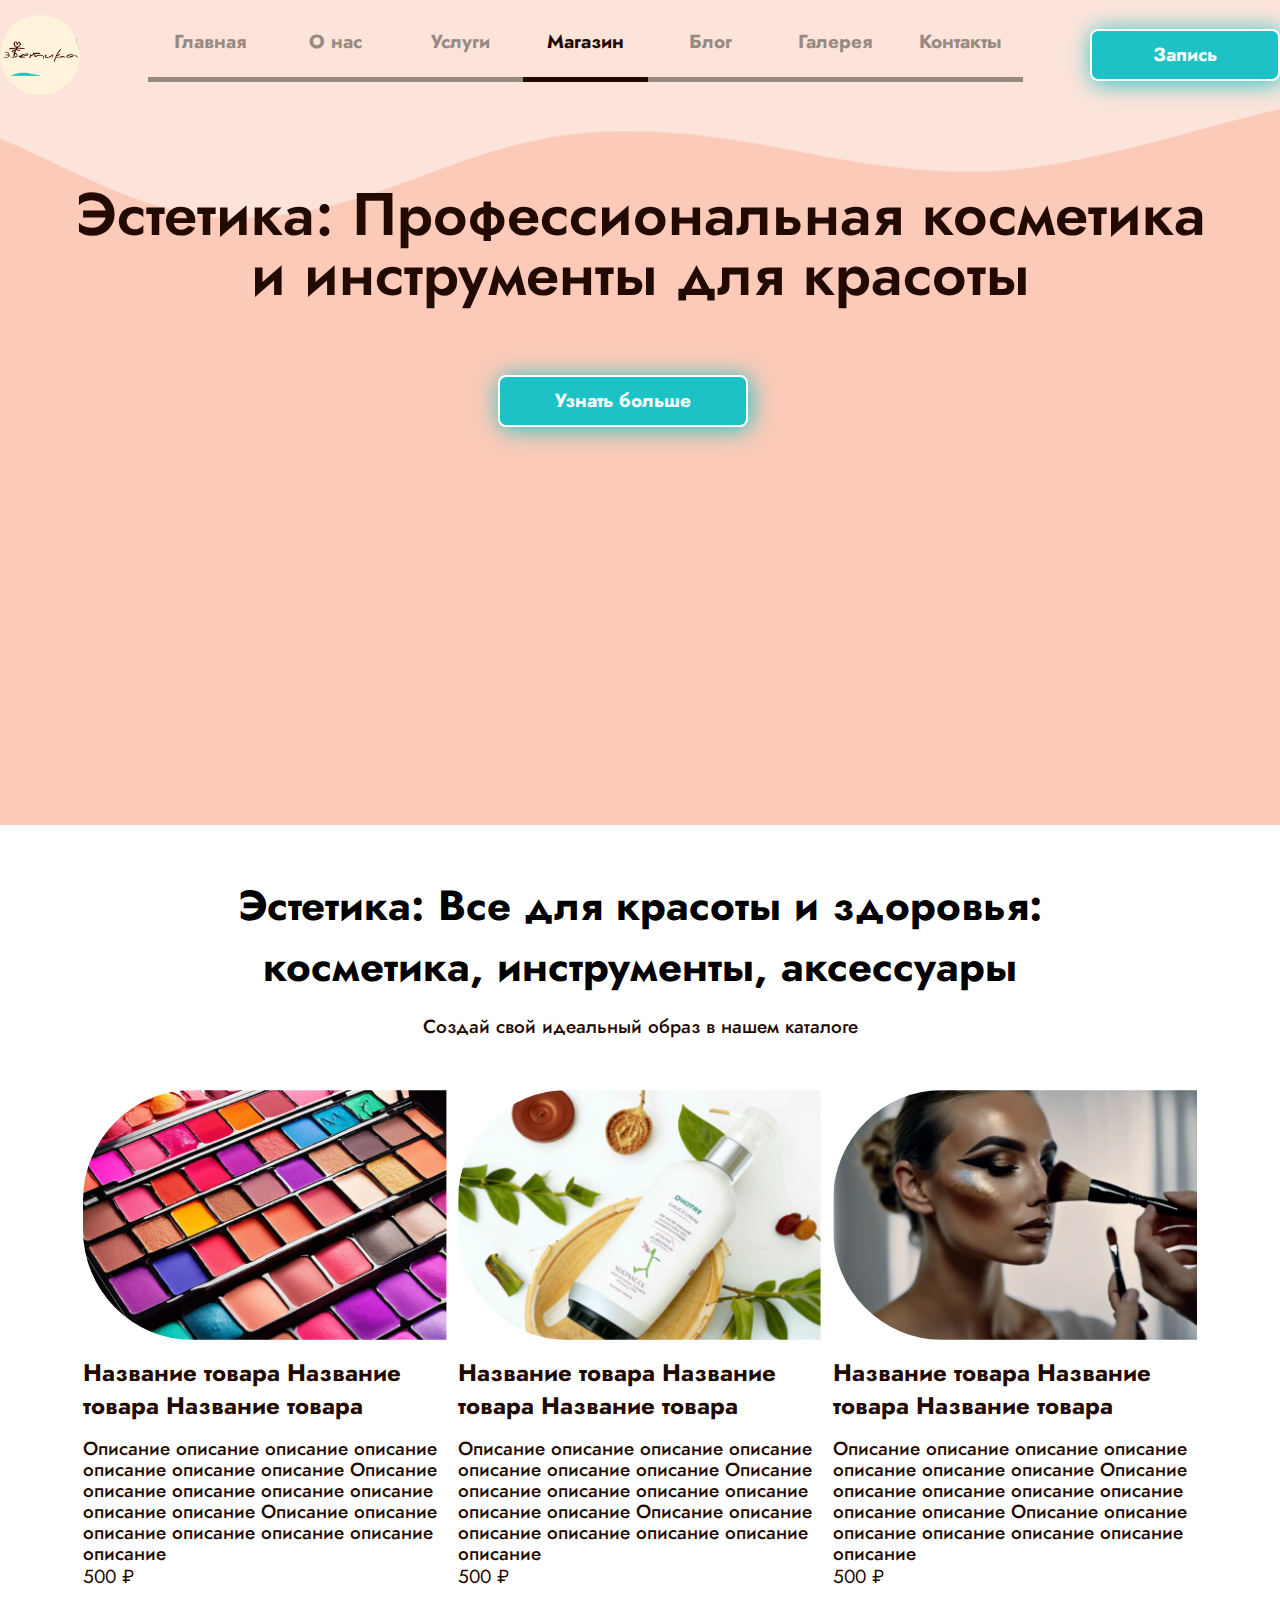
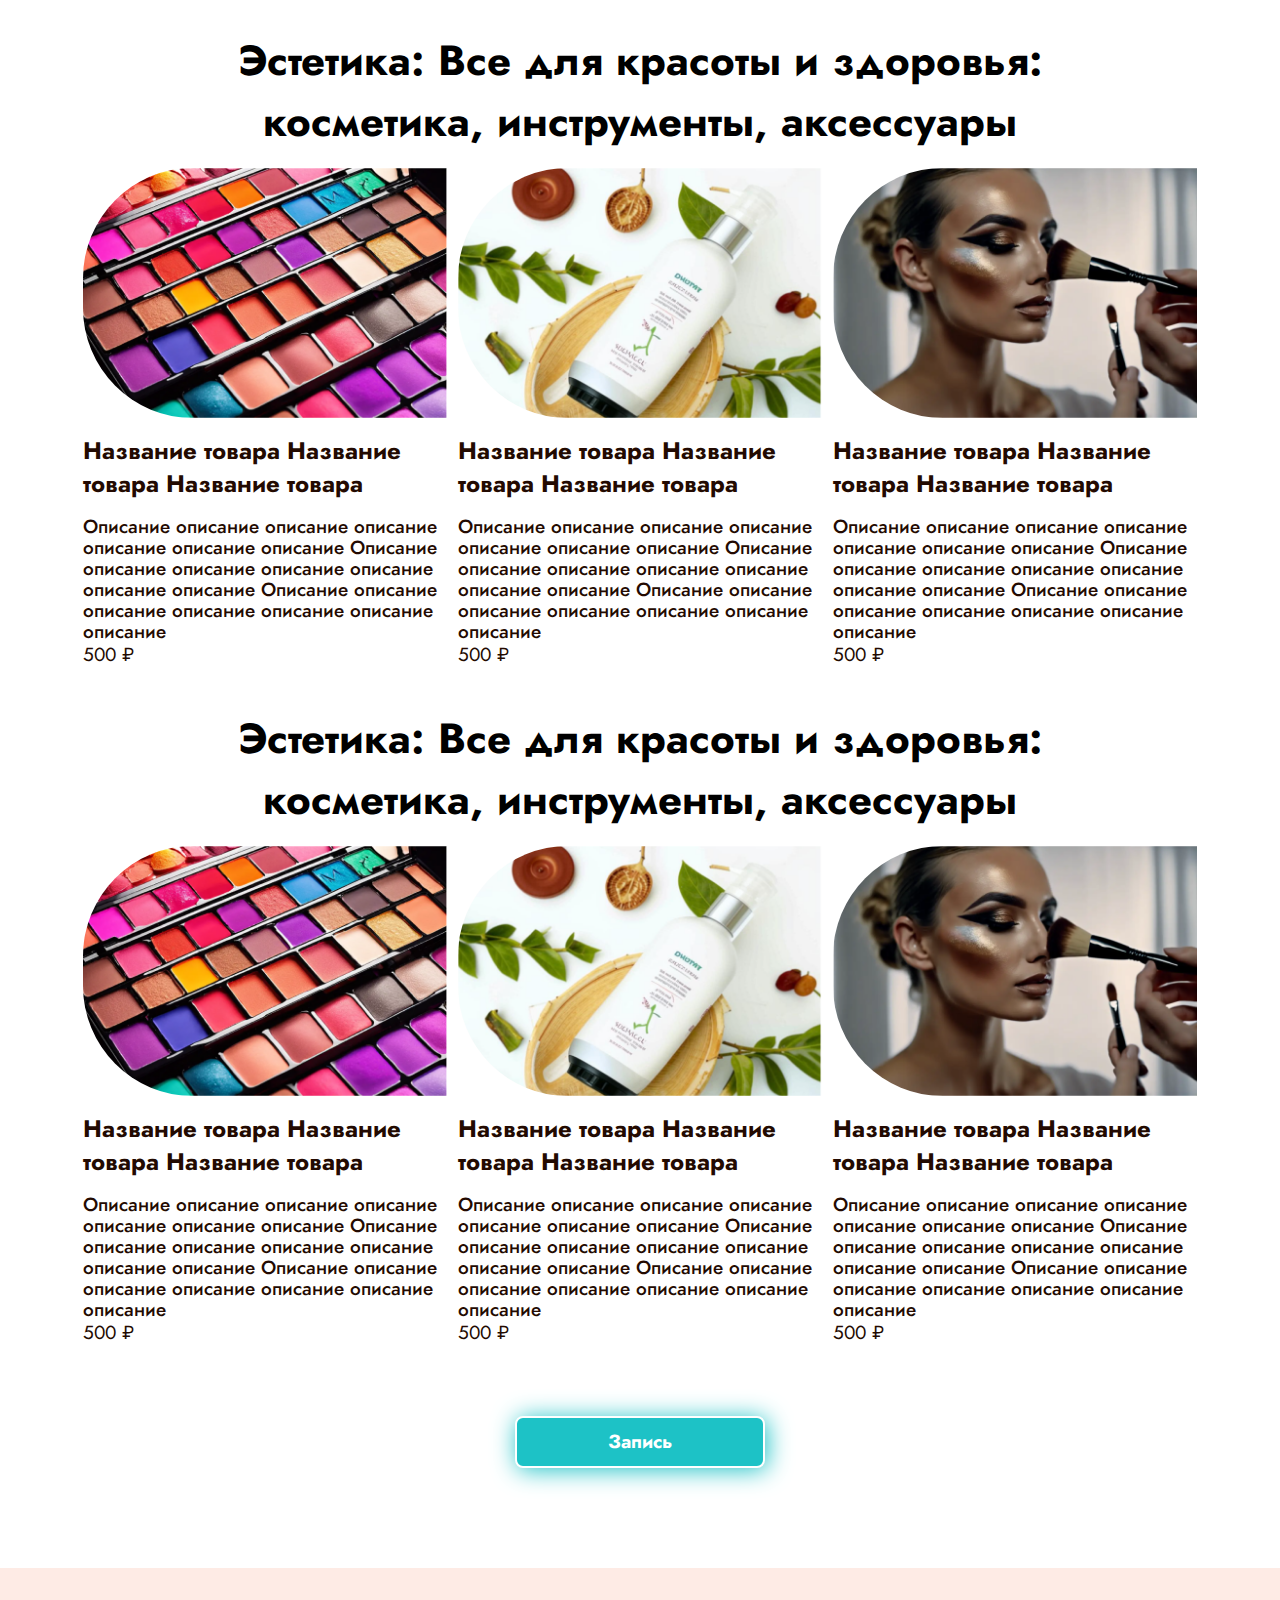
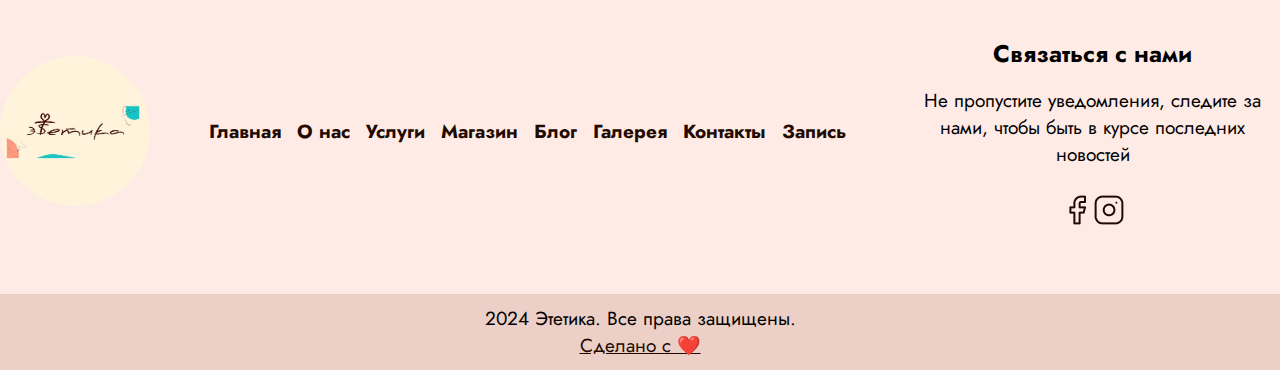
<file: shop.html>
<!DOCTYPE html>
<html lang="ru">
<head>
    <meta charset="UTF-8">
    <meta name="viewport" content="width=device-width, initial-scale=1.0">
    <link rel="stylesheet" href="./css/main.css">
    <script defer src="./js/swiperLib.js"></script>
    <script defer src="./js/swiper.js"></script>
    <script defer src="./js/main.js"></script>
    <!-- <script defer src="./js/scrolling.js"></script> -->
    <title>Эстетика - Магазин</title>
</head>
<body class="shop__page">
    <section class="promo" id="promo">
        <div class="container">
            <header class="header">
                <a href="./index.html" class="logo"></a>

                <nav class="nav-menu">
                    <a href="./index.html" class="nav-link not-scroll">
                        Главная
                    </a>
                    <a href="./index.html#about" class="nav-link">
                        О нас
                    </a>
                    <a href="./index.html#services" class="nav-link">
                        Услуги
                    </a>
                    <a href="./index.html#shop" class="nav-link nav-link-active">
                        Магазин
                    </a>
                    <a href="./index.html#blog" class="nav-link">
                        Блог
                    </a>
                    <a href="./index.html#gallery" class="nav-link">
                        Галерея
                    </a>
                    <a href="./contacts.html" class="nav-link not-scroll">
                        Контакты
                    </a>
                </nav>

                <a href="./booking.html" class="nav-link button-bg--dark">
                    Запись
                </a>

                <nav class="burger-menu">
                    <a href="./index.html" class="nav-link not-scroll">
                        Главная
                    </a>
                    <a href="./index.html#about" class="nav-link">
                        О нас
                    </a>
                    <a href="./index.html#services" class="nav-link">
                        Услуги
                    </a>
                    <a href="./index.html#shop" class="nav-link nav-link-active">
                        Магазин
                    </a>
                    <a href="./index.html#blog" class="nav-link">
                        Блог
                    </a>
                    <a href="./index.html#gallery" class="nav-link">
                        Галерея
                    </a>
                    <a href="./contacts.html" class="nav-link not-scroll">
                        Контакты
                    </a>
                </nav>

                <a href="" class="button-close"></a>
            </header>

            <div class="promo__content">
                <h1 class="promo__content__title">
                    Эстетика: Профессиональная косметика и инструменты для красоты
                </h1>
                <div class="promo__content__buttons">
                    <a href="#shop" class="nav-link button-bg--dark">
                        Узнать больше
                    </a>
                </div>
            </div>

        </div>
    </section>

    <section class="blog" id="shop">
        <div class="container">
            <h2 class="section-title">Эстетика: Все для красоты и здоровья: косметика, инструменты, аксессуары</h2>
            <p class="section__text blog__subtitle">
                Создай свой идеальный образ в нашем каталоге
            </p>
            <div class="blog__wrapper">
                <div class="blog__cards cards">
                    <div class="card blog__card  blog__card--left">
                        <img src="./img/blog/home/1.png" alt="blog img" class="card__img blog__card__img">
                        <h3 class="blog__card__title">
                            Название товара Название товара
                            Название товара 
                        </h3>
                        <p class="section__text">
                            Описание описание описание описание описание описание описание
                            Описание описание описание описание описание описание описание
                            Описание описание описание описание описание описание описание
                        </p>
                        <p class="price">
                            500 ₽
                        </p>
                    </div>

                    <div class="card blog__card  blog__card--left">
                        <img src="./img/blog/home/2.png" alt="blog img" class="card__img blog__card__img">
                        <h3 class="blog__card__title">
                            Название товара Название товара
                            Название товара 
                        </h3>
                        <p class="section__text">
                            Описание описание описание описание описание описание описание
                            Описание описание описание описание описание описание описание
                            Описание описание описание описание описание описание описание
                        </p>
                        <p class="price">
                            500 ₽
                        </p>
                    </div>

                    <div class="card blog__card  blog__card--left">
                        <img src="./img/blog/home/3.png" alt="blog img" class="card__img blog__card__img">
                        <h3 class="blog__card__title">
                            Название товара Название товара
                            Название товара 
                        </h3>
                        <p class="section__text">
                            Описание описание описание описание описание описание описание
                            Описание описание описание описание описание описание описание
                            Описание описание описание описание описание описание описание
                        </p>
                        <p class="price">
                            500 ₽
                        </p>
                    </div>
                </div>
            </div>

            <h2 class="section-title">Эстетика: Все для красоты и здоровья: косметика, инструменты, аксессуары</h2>
            <div class="blog__wrapper">
                <div class="blog__cards cards">
                    <div class="card blog__card  blog__card--left">
                        <img src="./img/blog/home/1.png" alt="blog img" class="card__img blog__card__img">
                        <h3 class="blog__card__title">
                            Название товара Название товара
                            Название товара 
                        </h3>
                        <p class="section__text">
                            Описание описание описание описание описание описание описание
                            Описание описание описание описание описание описание описание
                            Описание описание описание описание описание описание описание
                        </p>
                        <p class="price">
                            500 ₽
                        </p>
                    </div>

                    <div class="card blog__card  blog__card--left">
                        <img src="./img/blog/home/2.png" alt="blog img" class="card__img blog__card__img">
                        <h3 class="blog__card__title">
                            Название товара Название товара
                            Название товара 
                        </h3>
                        <p class="section__text">
                            Описание описание описание описание описание описание описание
                            Описание описание описание описание описание описание описание
                            Описание описание описание описание описание описание описание
                        </p>
                        <p class="price">
                            500 ₽
                        </p>
                    </div>

                    <div class="card blog__card  blog__card--left">
                        <img src="./img/blog/home/3.png" alt="blog img" class="card__img blog__card__img">
                        <h3 class="blog__card__title">
                            Название товара Название товара
                            Название товара 
                        </h3>
                        <p class="section__text">
                            Описание описание описание описание описание описание описание
                            Описание описание описание описание описание описание описание
                            Описание описание описание описание описание описание описание
                        </p>
                        <p class="price">
                            500 ₽
                        </p>
                    </div>
                </div>
            </div>

            <h2 class="section-title">Эстетика: Все для красоты и здоровья: косметика, инструменты, аксессуары</h2>
            <div class="blog__wrapper">
                <div class="blog__cards cards">
                    <div class="card blog__card  blog__card--left">
                        <img src="./img/blog/home/1.png" alt="blog img" class="card__img blog__card__img">
                        <h3 class="blog__card__title">
                            Название товара Название товара
                            Название товара 
                        </h3>
                        <p class="section__text">
                            Описание описание описание описание описание описание описание
                            Описание описание описание описание описание описание описание
                            Описание описание описание описание описание описание описание
                        </p>
                        <p class="price">
                            500 ₽
                        </p>
                    </div>

                    <div class="card blog__card  blog__card--left">
                        <img src="./img/blog/home/2.png" alt="blog img" class="card__img blog__card__img">
                        <h3 class="blog__card__title">
                            Название товара Название товара
                            Название товара 
                        </h3>
                        <p class="section__text">
                            Описание описание описание описание описание описание описание
                            Описание описание описание описание описание описание описание
                            Описание описание описание описание описание описание описание
                        </p>
                        <p class="price">
                            500 ₽
                        </p>
                    </div>

                    <div class="card blog__card  blog__card--left">
                        <img src="./img/blog/home/3.png" alt="blog img" class="card__img blog__card__img">
                        <h3 class="blog__card__title">
                            Название товара Название товара
                            Название товара 
                        </h3>
                        <p class="section__text">
                            Описание описание описание описание описание описание описание
                            Описание описание описание описание описание описание описание
                            Описание описание описание описание описание описание описание
                        </p>
                        <p class="price">
                            500 ₽
                        </p>
                    </div>
                </div>
            </div>

            <a href="" class="nav-link button-bg--dark">Запись</a>
        </div>
    </section>
    
    <footer class="footer" id="footer">
        <div class="footer__content">
            <div class="container">
                <a href="" class="footer__logo"></a>
                <nav class="footer__nav">
                    <a href="./index.html" class="footet__nav__link not-scroll">Главная</a>
                    <a href="./index.html#about" class="footet__nav__link">О нас</a>
                    <a href="./index.html#services" class="footet__nav__link">Услуги</a>
                    <a href="./index.html#shop" class="footet__nav__link">Магазин</a>
                    <a href="./index.html#blog" class="footet__nav__link">Блог</a>
                    <a href="./index.html#gallery" class="footet__nav__link">Галерея</a>
                    <a href="./contacts.html" class="footet__nav__link not-scroll">Контакты</a>
                    <a href="./booking.html" class="footet__nav__link not-scroll">Запись</a>
                </nav>
                <div class="footer__contacts">
                    <h2 class="footer__title">
                        Связаться с нами
                    </h2>
                    <p class="footer__text">
                        Не пропустите уведомления, следите за нами, чтобы быть в курсе последних новостей
                    </p>
                    <div class="footer__socials">
                        <a href="" class="footer__social vk-link"></a>
                        <a href="" class="footer__social instagram-link"></a>
                    </div>
                </div>
            </div>
        </div>

        <div class="footer__copyright">
            <div class="container">
                <p class="copyright">
                    2024 Этетика. Все права защищены. 
                    <a href="#">Сделано с ❤️</a>
                </p>
            </div>
        </div>
    </footer>

</body>
</html>
</file>
<file: css/main.css>
@import url('./style.css');

@import url('./navs.css');

@import url('./buttons.css');

@import url('./fonts.css');

/* BLOCKS INDEX*/
@import url('./blocks/header.css');

@import url('./blocks/promo.css');

@import url('./blocks/about.css');

@import url('./blocks/services.css');

@import url('./blocks/shop.css');

@import url('./blocks/gallery.css');

@import url('./blocks/footer.css');
/* BLOCKS INDEX*/

@import url('./adaptive.css');

@import url('./swiper.css');

/* PAGES */

@import url('./pages/contacts.css');

@import url('./pages/blog.css');

@import url('./pages/shop.css');

@import url('./pages/about.css');

@import url('./pages/services.css');

@import url('./pages/booking.css');

/* PAGES */
</file>
